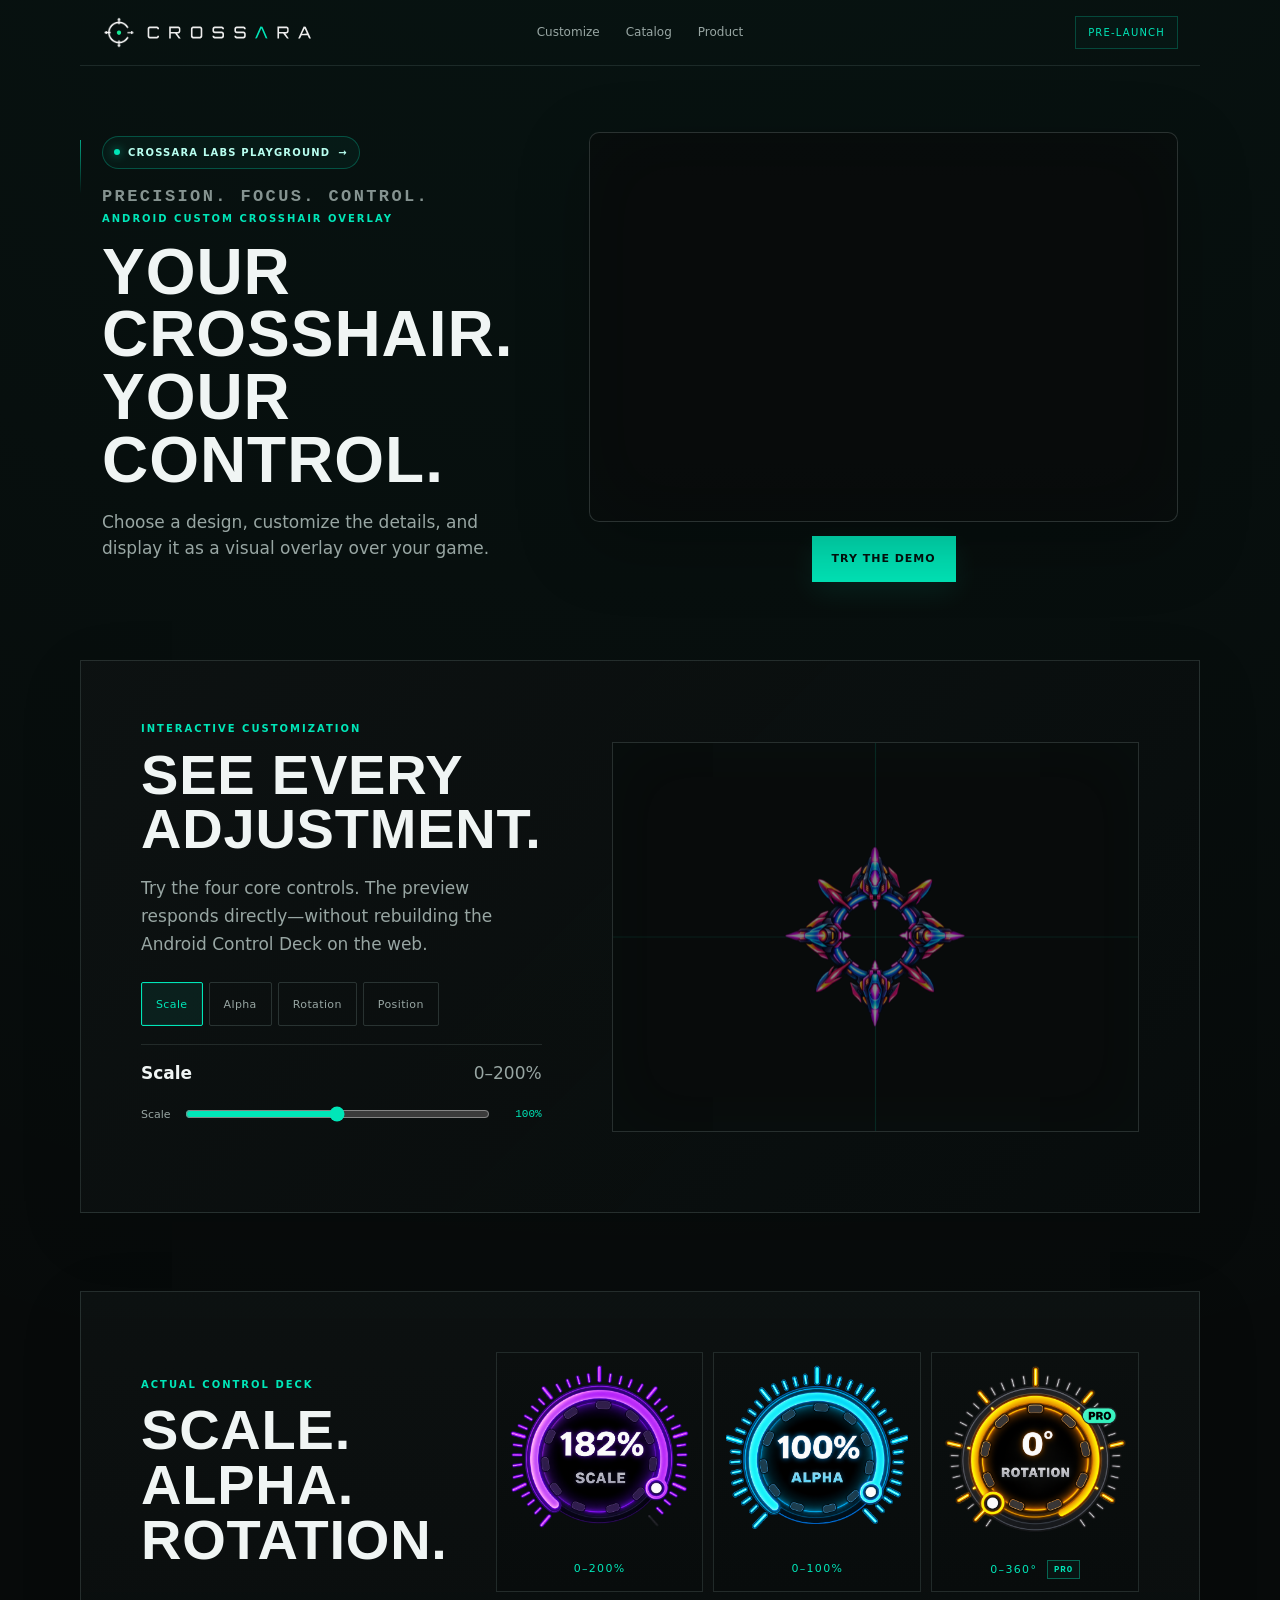
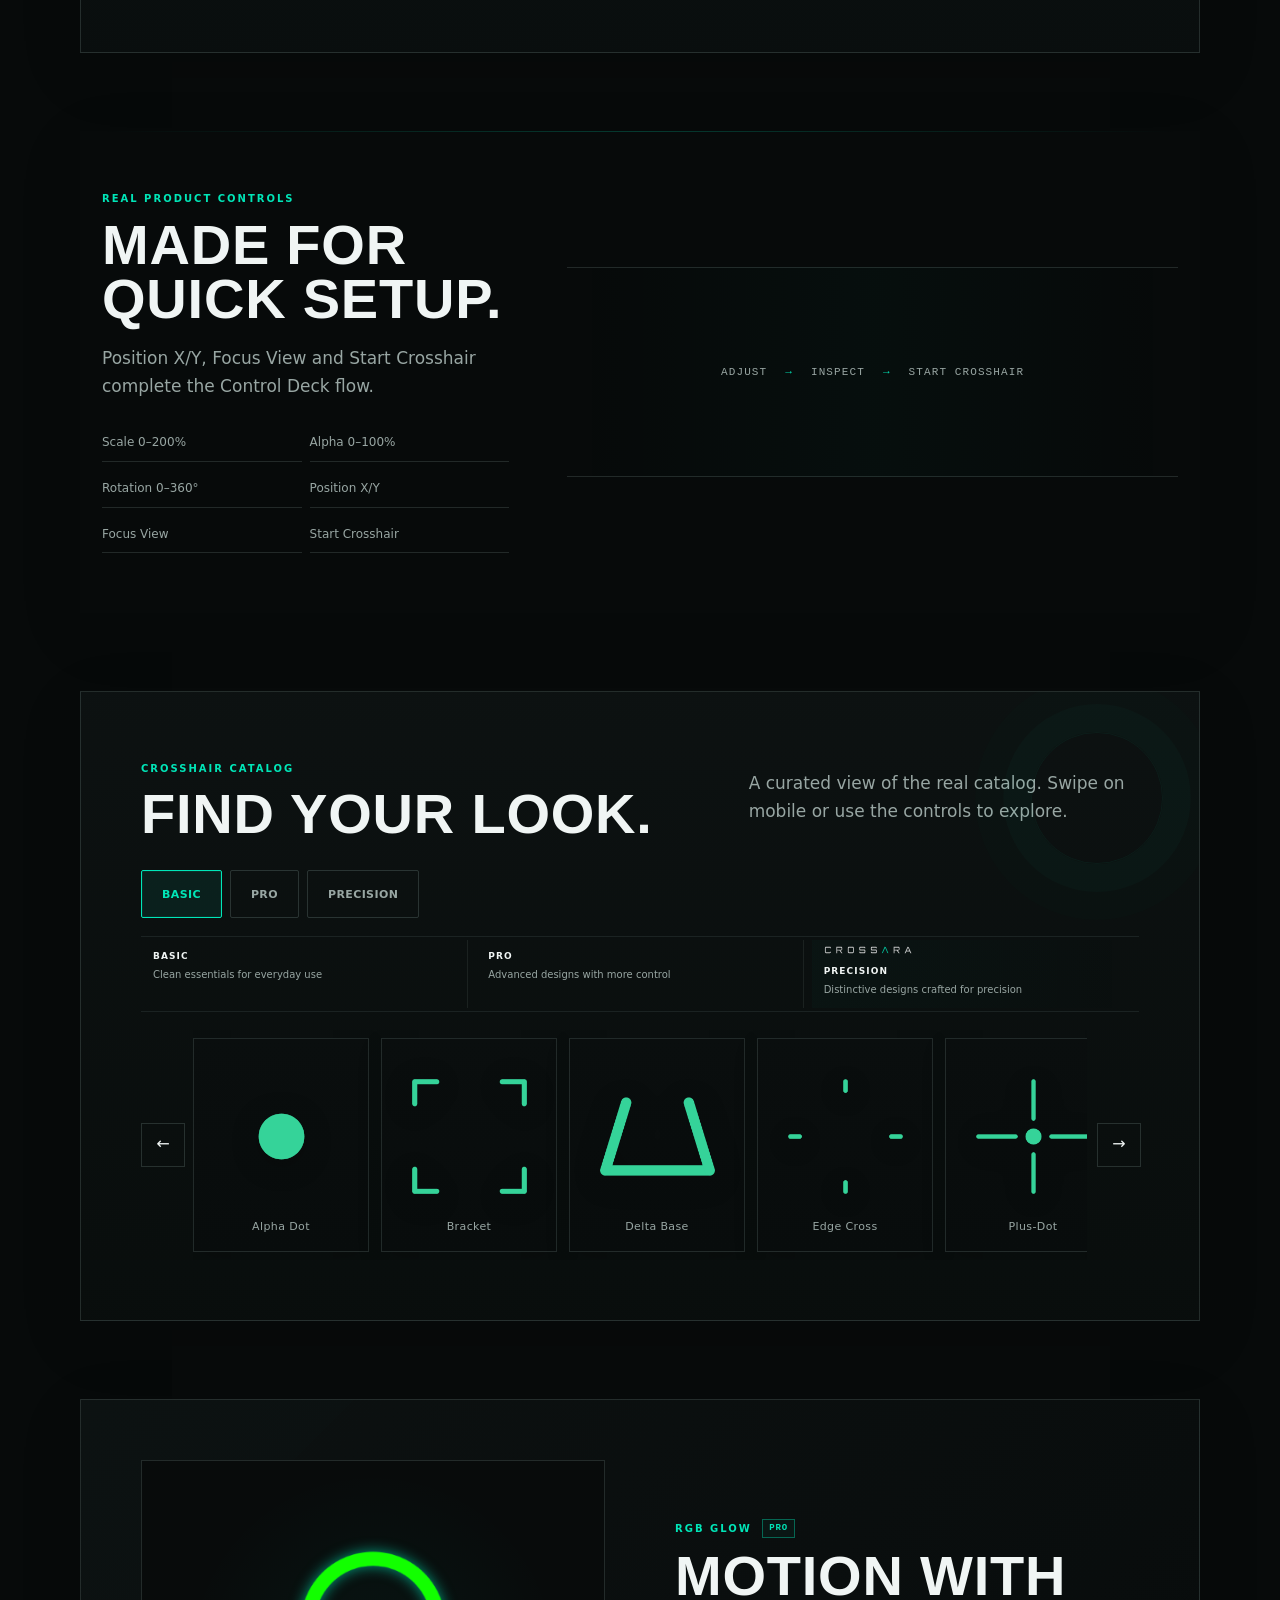
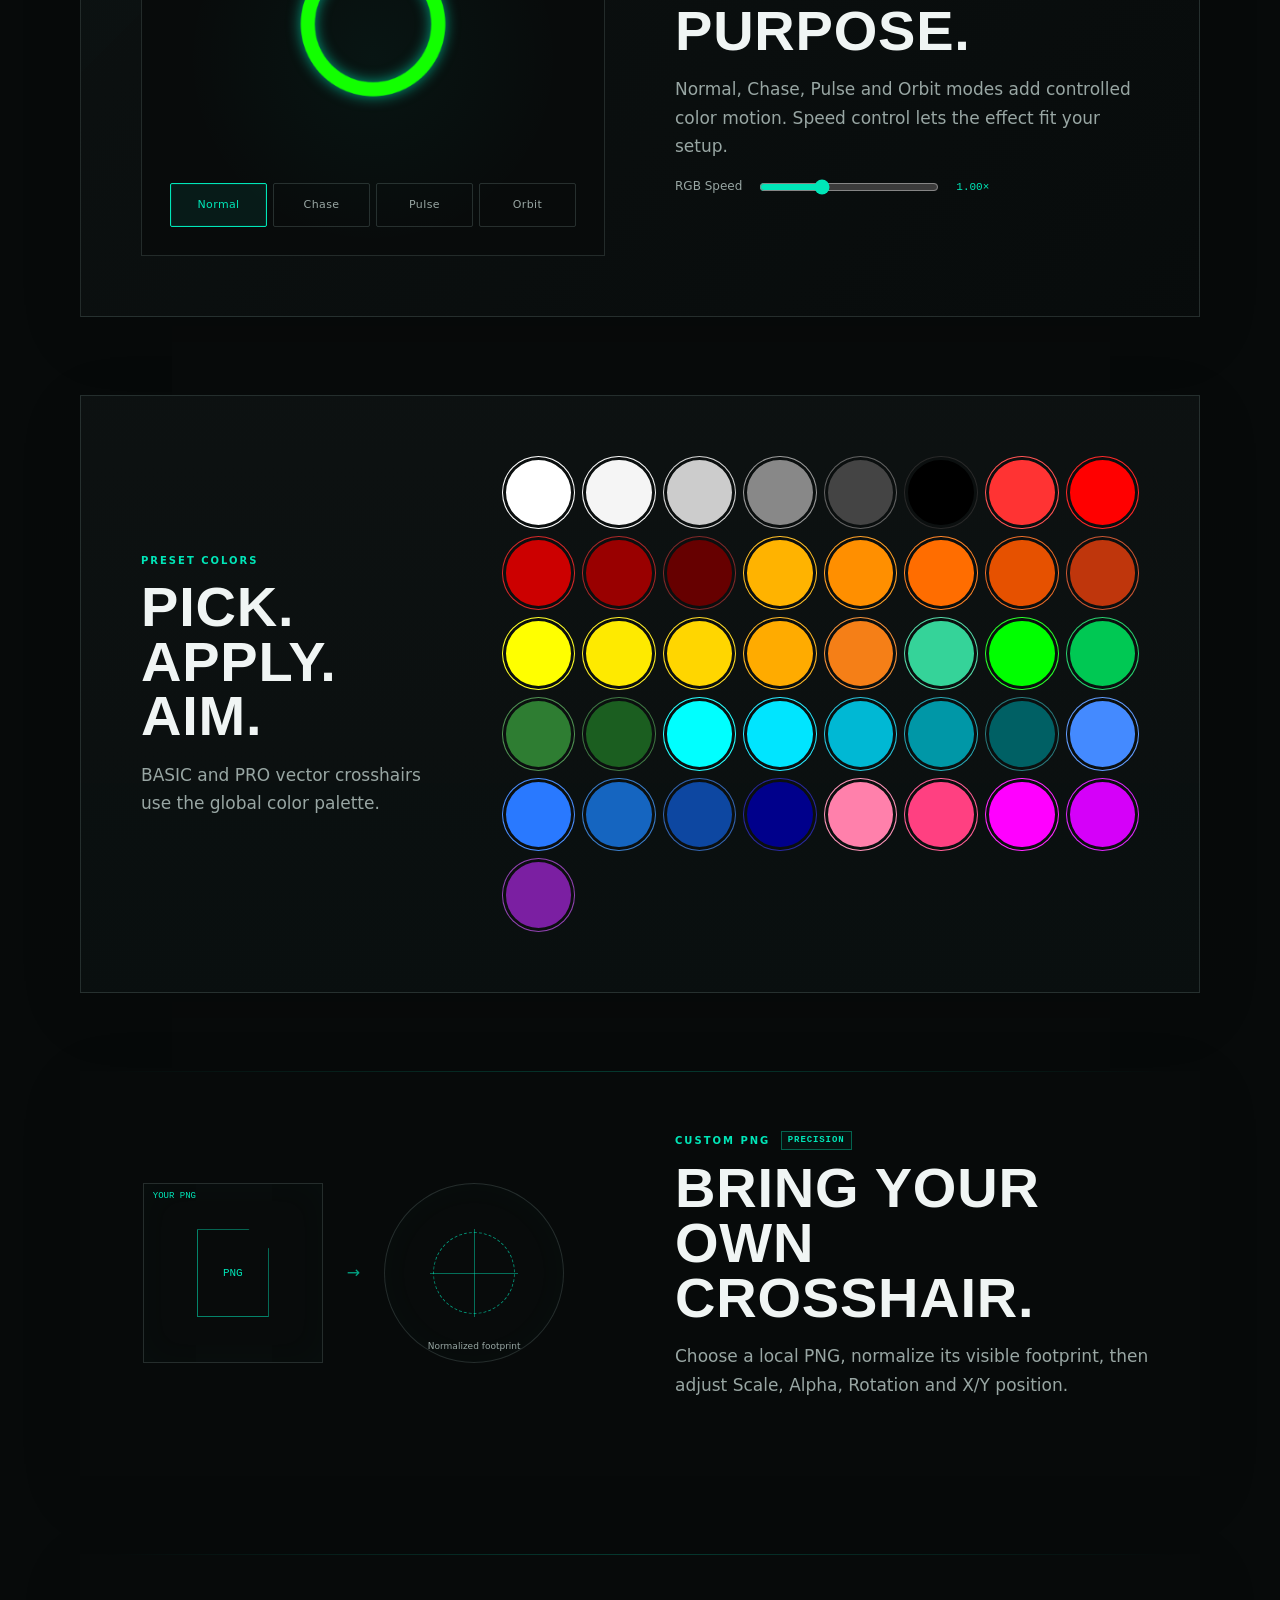
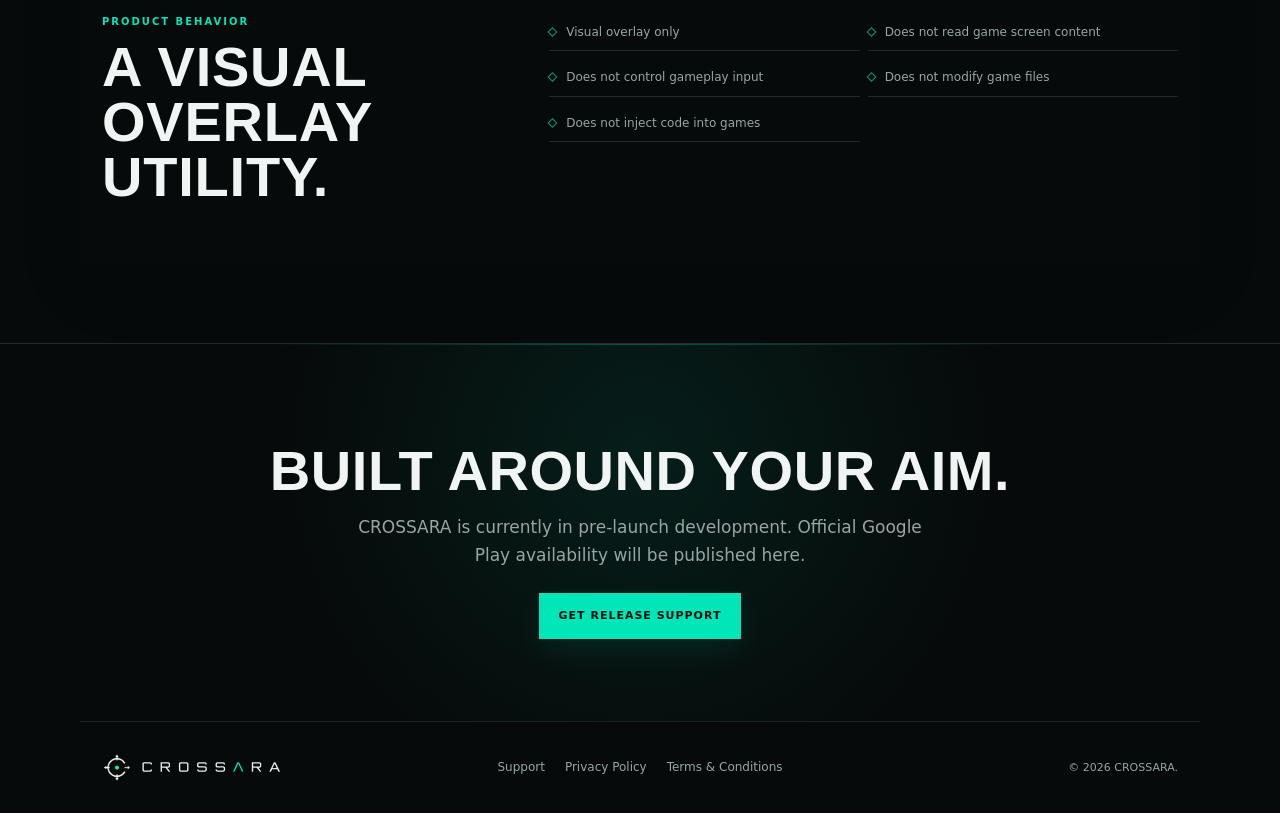
<file: index.html>
<!doctype html><html lang="en"><head><meta charset="utf-8"><meta name="viewport" content="width=device-width,initial-scale=1"><meta name="description" content="CROSSARA is an Android custom crosshair overlay with BASIC, PRO and PRECISION designs, visual customization, RGB Glow and Custom PNG support."><meta name="theme-color" content="#070a0a"><meta property="og:title" content="CROSSARA — Custom crosshair overlay for Android"><meta property="og:description" content="Choose a crosshair. Customize it. Display it as an Android visual overlay."><meta property="og:type" content="website"><meta property="og:url" content="https://crossara.app/"><meta property="og:image" content="https://crossara.app/assets/crossara-og-1200x630.png"><link rel="canonical" href="https://crossara.app/"><link rel="icon" href="assets/crossara-favicon.svg" type="image/svg+xml"><link rel="apple-touch-icon" href="assets/crossara-favicon-180.png"><link rel="stylesheet" href="assets/site.css"><link rel="stylesheet" href="assets/final-polish.css?v=20260825-3"><style>.tier-guide .precision-tier{position:relative;padding-top:25px}.tier-guide .precision-tier .precision-mini-wordmark{position:absolute;top:6px;left:12px;width:88px;height:auto;opacity:.72;filter:none}.hero-product .brand-fall{border-radius:20%;opacity:.9;filter:drop-shadow(0 0 10px rgba(0,230,184,.16))}.playground-entry{display:inline-flex;align-items:center;gap:8px;width:max-content;margin:0 0 18px;padding:8px 11px;border:1px solid rgba(0,230,184,.28);border-radius:999px;background:rgba(0,230,184,.045);color:#b8fff0;text-decoration:none;font-size:10px;font-weight:800;letter-spacing:.12em;text-transform:uppercase;transition:border-color .18s ease,background-color .18s ease,color .18s ease}.playground-entry:hover,.playground-entry:focus-visible{border-color:#00e6b8;background:rgba(0,230,184,.085);color:#fff}.playground-entry .playground-dot{width:6px;height:6px;border-radius:50%;background:#00e6b8;box-shadow:0 0 10px rgba(0,230,184,.7)}.f13{left:13%;--size:46px;--duration:30s;--delay:-16s}.f14{left:38%;--size:50px;--duration:27s;--delay:-8s}.f15{left:70%;--size:44px;--duration:32s;--delay:-21s}.f16{left:93%;--size:54px;--duration:29s;--delay:-12s}@media(max-width:600px){.tier-guide .precision-tier{padding-top:28px;align-items:baseline}.tier-guide .precision-tier .precision-mini-wordmark{top:6px;left:4px;width:82px}.playground-entry{margin-bottom:15px;padding:7px 10px;font-size:9px}.f13{left:12%;--size:38px}.f14{left:58%;--size:40px}.f15,.f16{display:none}}@media(prefers-reduced-motion:reduce){.f13{top:72%;left:12%}.f14{top:14%;left:53%}.f15{top:70%;left:67%}.f16{top:18%;left:90%}}</style><script>if(location.pathname==='/index.html'){history.replaceState(null,'','/'+location.search+location.hash)}</script><script src="assets/site.js?v=20260825-2" defer></script><title>CROSSARA — Android Custom Crosshair Overlay</title></head><body>
<a class="skip-link" href="#main">Skip to content</a><header class="site-header"><a class="brand" href="/" aria-label="CROSSARA home"><img class="app-icon" src="assets/crossara-app-icon-512.png" alt=""><img src="assets/crossara-navbar-wordmark.svg" alt="CROSSARA"></a><nav aria-label="Main navigation"><a href="#demo">Customize</a><a href="#catalog">Catalog</a><a href="#proof">Product</a></nav><a class="header-cta" href="#release">Pre-launch</a></header>
<main id="main"><section class="hero"><div class="hero-copy"><a class="playground-entry" href="playground.html"><span class="playground-dot" aria-hidden="true"></span><span>CROSSARA Labs Playground</span><span aria-hidden="true">→</span></a><p class="brand-saying">Precision. Focus. Control.</p><p class="eyebrow">Android custom crosshair overlay</p><h1>Your crosshair.<br>Your control.</h1><p>Choose a design, customize the details, and display it as a visual overlay over your game.</p></div><div class="hero-product"><div class="falling-stage motion-region" aria-label="A calm showcase of CROSSARA BASIC, PRO and PRECISION crosshairs"><img class="fall f1" src="assets/catalog/basic-alpha-dot.png" alt="Alpha Dot"><img class="fall f2" src="assets/catalog/pro-aero-chevron.png" alt="Aero-Chevron"><img class="fall precision-fall f3" src="assets/showcase/precision-astra-256.png" alt="Astra"><img class="fall f4" src="assets/catalog/basic-bracket.png" alt="Bracket"><img class="fall f5" src="assets/catalog/pro-chrome-ring.png" alt="Chrome Ring"><img class="fall f6" src="assets/catalog/basic-edge-cross.png" alt="Edge Cross"><img class="fall precision-fall f7" src="assets/showcase/precision-arcus-256.png" alt="Arcus"><img class="fall f8" src="assets/catalog/pro-compass.png" alt="Compass"><img class="fall f9" src="assets/catalog/basic-plus-dot.png" alt="Plus-Dot"><img class="fall f10" src="assets/catalog/pro-diamond-flux.png" alt="Diamond Flux"><img class="fall precision-fall f11" src="assets/showcase/precision-pulse-256.png" alt="Pulse"><img class="fall f12" src="assets/catalog/basic-reflex-ring.png" alt="Reflex Ring"><img class="fall brand-fall f13" src="assets/crossara-app-icon-512.png" alt="CROSSARA logo"><img class="fall f14" src="assets/catalog/basic-alpha-dot.png" alt=""><img class="fall f15" src="assets/catalog/pro-compass.png" alt=""><img class="fall precision-fall f16" src="assets/showcase/precision-astra-256.png" alt=""></div><a class="button hero-demo" href="#demo">Try the demo</a></div></section>

<section class="demo section" id="demo"><div class="section-copy"><p class="eyebrow">Interactive customization</p><h2>See every adjustment.</h2><p>Try the four core controls. The preview responds directly—without rebuilding the Android Control Deck on the web.</p><div class="demo-tabs" role="tablist" aria-label="Customization controls"><button class="active" data-demo="scale" role="tab" aria-selected="true">Scale</button><button data-demo="alpha" role="tab" aria-selected="false">Alpha</button><button data-demo="rotation" role="tab" aria-selected="false">Rotation</button><button data-demo="position" role="tab" aria-selected="false">Position</button></div><p class="demo-readout" aria-live="polite"><strong>Scale</strong><span class="demo-readout-actions"><span class="demo-readout-value">100%</span><button class="position-reset" type="button" hidden>RESET</button></span></p><div class="demo-controls"><label data-control="scale"><span>Scale</span><input type="range" min="0" max="200" value="100" aria-label="Crosshair scale"><output>100%</output></label><label data-control="alpha" hidden><span>Alpha</span><input type="range" min="0" max="100" value="50" aria-label="Crosshair alpha"><output>50%</output></label><label data-control="rotation" hidden><span>Rotation</span><input type="range" min="0" max="360" value="0" aria-label="Crosshair rotation"><output>0°</output></label><div class="position-controls" data-control="position" hidden aria-label="Crosshair position controls"><button data-move="up" aria-label="Move crosshair up">↑</button><button data-move="left" aria-label="Move crosshair left">←</button><button data-move="down" aria-label="Move crosshair down">↓</button><button data-move="right" aria-label="Move crosshair right">→</button></div></div></div><div class="demo-stage"><div class="demo-axis"></div><img id="demo-crosshair" src="assets/product/astra.png" alt="Astra crosshair customization preview"></div></section>

<section class="dial-showcase section" aria-labelledby="dial-title"><div><p class="eyebrow">Actual Control Deck</p><h2 id="dial-title">Scale. Alpha. Rotation.</h2></div><div class="proof-crops"><figure><img src="assets/product/control-scale.png" alt="CROSSARA Scale control" loading="lazy"><figcaption>0–200%</figcaption></figure><figure><img src="assets/product/control-alpha.png" alt="CROSSARA Alpha control" loading="lazy"><figcaption>0–100%</figcaption></figure><figure><img src="assets/product/control-rotation.png" alt="CROSSARA Rotation control" loading="lazy"><figcaption>0–360° <span class="tier-badge">PRO</span></figcaption></figure></div></section>

<section class="proof section" id="proof"><div class="proof-copy"><p class="eyebrow">Real product controls</p><h2>Made for quick setup.</h2><p>Position X/Y, Focus View and Start Crosshair complete the Control Deck flow.</p><ul><li>Scale 0–200%</li><li>Alpha 0–100%</li><li>Rotation 0–360°</li><li>Position X/Y</li><li>Focus View</li><li>Start Crosshair</li></ul></div><div class="setup-path" aria-label="Control Deck setup flow"><span>Adjust</span><i>→</i><span>Inspect</span><i>→</i><span>Start Crosshair</span></div></section>

<section class="catalog section" id="catalog"><div class="compact-head"><div><p class="eyebrow">Crosshair catalog</p><h2>Find your look.</h2></div><p>A curated view of the real catalog. Swipe on mobile or use the controls to explore.</p></div><div class="catalog-tabs" role="tablist" aria-label="Crosshair categories"><button class="active" data-family="basic" role="tab" aria-selected="true">BASIC</button><button data-family="pro" role="tab">PRO</button><button data-family="precision" role="tab">PRECISION</button></div><div class="tier-guide" aria-label="CROSSARA capability levels"><span><strong>BASIC</strong> Clean essentials for everyday use</span><span><strong>PRO</strong> Advanced designs with more control</span><span class="precision-tier"><img class="precision-mini-wordmark" src="assets/crossara-navbar-wordmark.svg" alt="" aria-hidden="true"><strong>PRECISION</strong> Distinctive designs crafted for precision</span></div><div class="gallery-shell"><button class="gallery-arrow prev" aria-label="Previous crosshair">←</button><div class="gallery" id="gallery" tabindex="0"></div><button class="gallery-arrow next" aria-label="Next crosshair">→</button></div></section>

<section class="rgb section"><div class="rgb-preview motion-region"><div class="rgb-orbit" data-mode="normal"><canvas class="rgb-canvas" width="192" height="192" role="img" aria-label="PRO Chrome Ring demonstrating RGB Normal mode"></canvas></div><div class="mode-list" aria-label="RGB Glow modes"><button class="active" data-rgb="normal">Normal</button><button data-rgb="chase">Chase</button><button data-rgb="pulse">Pulse</button><button data-rgb="orbit">Orbit</button></div></div><div class="section-copy"><p class="eyebrow">RGB Glow <span class="tier-badge">PRO</span></p><h2>Motion with purpose.</h2><p>Normal, Chase, Pulse and Orbit modes add controlled color motion. Speed control lets the effect fit your setup.</p><label class="speed">RGB Speed <input type="range" min="50" max="200" step="25" value="100" aria-label="RGB animation speed"><output>1.00×</output></label></div></section>

<section class="palette section"><div class="section-copy"><p class="eyebrow">Preset Colors</p><h2>Pick. Apply. Aim.</h2><p>BASIC and PRO vector crosshairs use the global color palette.</p></div><div class="palette-grid" aria-label="CROSSARA preset color palette"></div></section>

<section class="custom section"><div class="custom-visual"><div class="png-frame"><span>YOUR PNG</span><div class="png-file" aria-hidden="true">PNG</div></div><span class="transfer">→</span><div class="overlay-frame"><div class="footprint" aria-hidden="true"></div><span>Normalized footprint</span></div></div><div class="section-copy"><p class="eyebrow">Custom PNG <span class="tier-badge">PRECISION</span></p><h2>Bring your own crosshair.</h2><p>Choose a local PNG, normalize its visible footprint, then adjust Scale, Alpha, Rotation and X/Y position.</p></div></section>

<section class="trust section"><div><p class="eyebrow">Product behavior</p><h2>A visual overlay utility.</h2></div><ul><li>Visual overlay only</li><li>Does not read game screen content</li><li>Does not control gameplay input</li><li>Does not modify game files</li><li>Does not inject code into games</li></ul></section>
<section class="release" id="release"><h2>Built around your aim.</h2><p>CROSSARA is currently in pre-launch development. Official Google Play availability will be published here.</p><a class="button" href="support.html">Get release support</a></section></main>
<footer class="site-footer"><a class="footer-brand" href="/" aria-label="CROSSARA home"><img class="app-icon" src="assets/crossara-app-icon-512.png" alt=""><img src="assets/crossara-navbar-wordmark.svg" alt="CROSSARA"></a><div><a href="support.html">Support</a><a href="privacy.html">Privacy Policy</a><a href="terms.html">Terms &amp; Conditions</a></div><p>© 2026 CROSSARA.</p></footer></body></html>
</file>
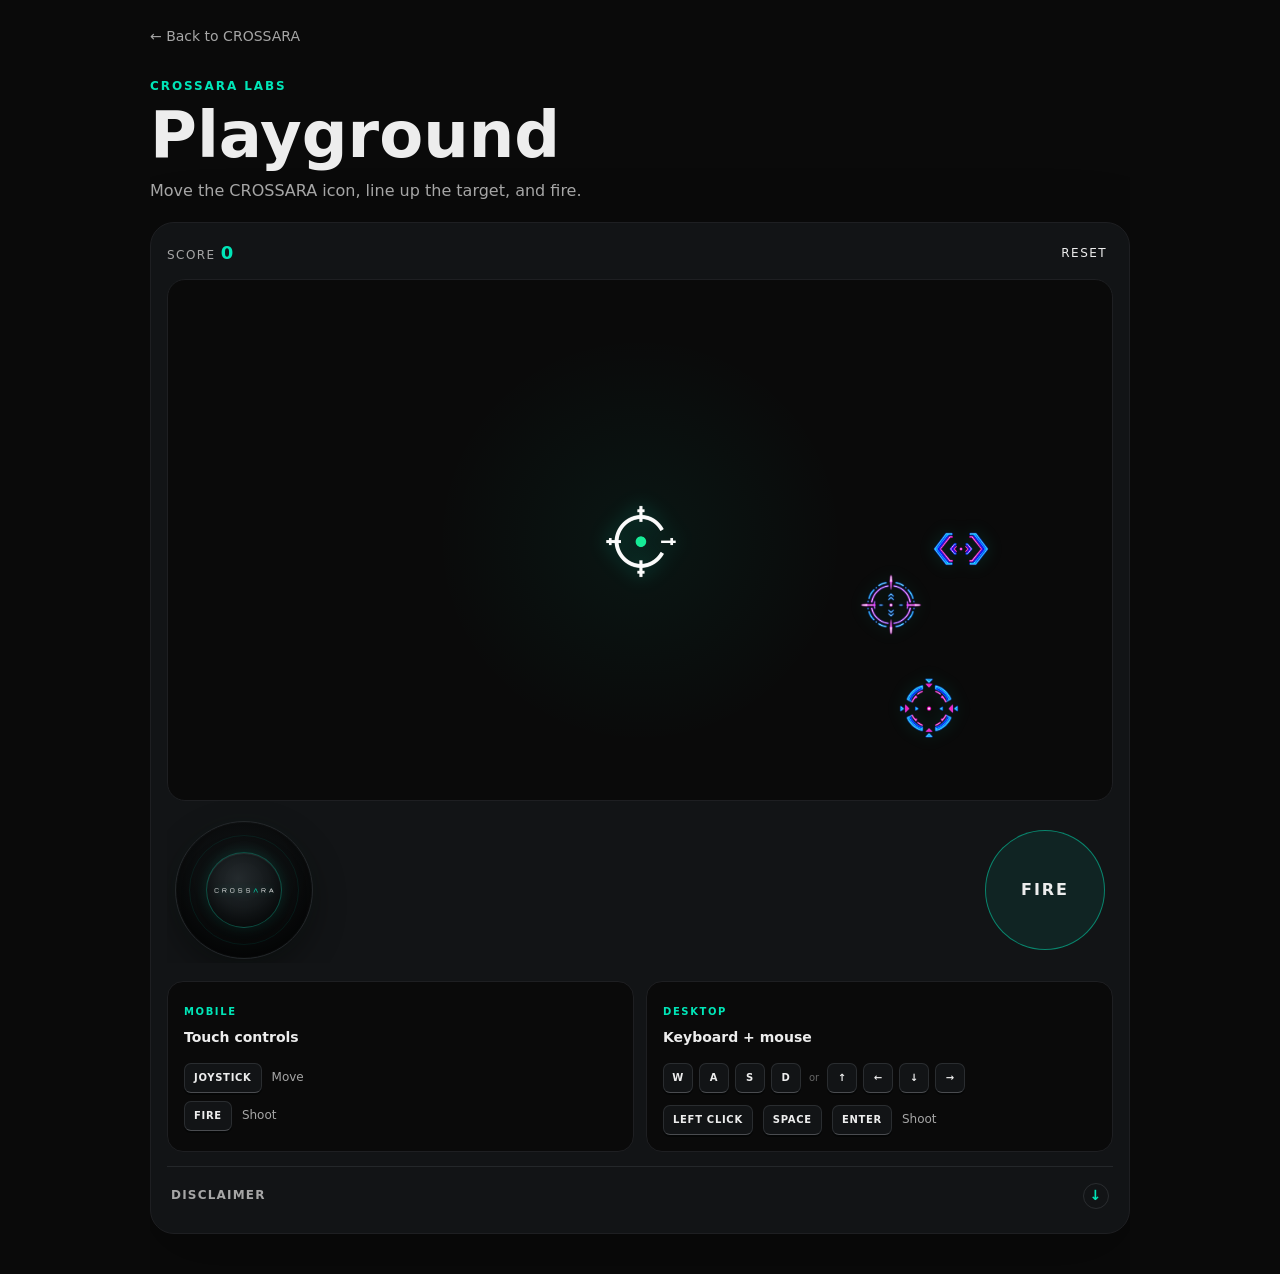
<file: playground.html>
<!doctype html>
<html lang="en">
<head>
  <meta charset="utf-8">
  <meta name="viewport" content="width=device-width,initial-scale=1">
  <title>CROSSARA Labs Playground</title>
  <link rel="stylesheet" href="assets/site.css">
  <link rel="stylesheet" href="assets/playground.css?v=20260825-5">
</head>
<body class="playground-page">
  <main class="playground-shell">
    <a class="playground-back" href="index.html" aria-label="Back to CROSSARA">← Back to CROSSARA</a>
    <header class="playground-header">
      <p class="playground-eyebrow">CROSSARA LABS</p>
      <h1>Playground</h1>
      <p>Move the CROSSARA icon, line up the target, and fire.</p>
    </header>
    <section class="playground-stage" aria-label="Interactive CROSSARA playground">
      <div class="playground-hud"><span>SCORE <strong id="playgroundScore">0</strong></span><button id="playgroundReset" type="button">RESET</button></div>
      <div class="playground-arena" id="playgroundArena" aria-label="Aim arena. On desktop, left click to fire.">
        <button class="playground-target" id="playgroundTarget" type="button" aria-label="Target"></button>
        <div class="playground-crosshair playground-logo-aim" id="playgroundCrosshair" aria-hidden="true"><img src="assets/crossara-app-icon-512.png" alt=""></div>
      </div>
      <div class="playground-controls">
        <div class="playground-stick" id="playgroundStick" aria-label="Virtual joystick"><div class="playground-stick-knob" id="playgroundStickKnob"><span class="playground-stick-brand"><img src="assets/crossara-navbar-wordmark.svg" alt="" draggable="false"></span></div></div>
        <button class="playground-fire" id="playgroundFire" type="button">FIRE</button>
      </div>
      <section class="playground-control-guide" aria-label="Playground controls">
        <div class="playground-guide-card"><span class="playground-guide-label">MOBILE</span><strong>Touch controls</strong><div class="playground-guide-row"><span class="control-chip">JOYSTICK</span><span>Move</span></div><div class="playground-guide-row"><span class="control-chip">FIRE</span><span>Shoot</span></div></div>
        <div class="playground-guide-card"><span class="playground-guide-label">DESKTOP</span><strong>Keyboard + mouse</strong><div class="playground-key-map" aria-label="Movement keys"><span class="keycap">W</span><span class="keycap">A</span><span class="keycap">S</span><span class="keycap">D</span><span class="guide-or">or</span><span class="keycap">↑</span><span class="keycap">←</span><span class="keycap">↓</span><span class="keycap">→</span></div><div class="playground-guide-row playground-guide-shoot"><span class="control-chip">LEFT CLICK</span><span class="control-chip">SPACE</span><span class="control-chip">ENTER</span><span>Shoot</span></div></div>
      </section>
      <details class="playground-disclaimer">
        <summary><span>Disclaimer</span><span class="playground-disclaimer-arrow" aria-hidden="true">↓</span></summary>
        <div class="playground-disclaimer-copy">
          <p>CROSSARA Labs Playground is just a small interactive extra we made for the website — something you can play around with while checking out CROSSARA and some of its crosshair designs.</p>
          <p>The Playground is separate from the CROSSARA Android app. The targets, score, movement, shooting controls and other game-like behaviour you see here are only part of this website experience. They are not meant to show or promise gameplay, controls, scoring, target behaviour or any other feature inside the actual app.</p>
          <p>Some CROSSARA crosshair artwork is used here simply to make the Playground feel familiar and to let visitors see different designs in a more playful way. The real app is a crosshair overlay utility, and its actual features, controls and behaviour should be understood from the app itself and the product information on this website.</p>
          <p>Your Playground score is temporary. We do not treat it as an account score or leaderboard result, and refreshing or reopening the page starts the Playground fresh again.</p>
        </div>
      </details>
    </section>
  </main>
  <script src="assets/playground.js?v=20260825-4"></script>
</body>
</html>
</file>
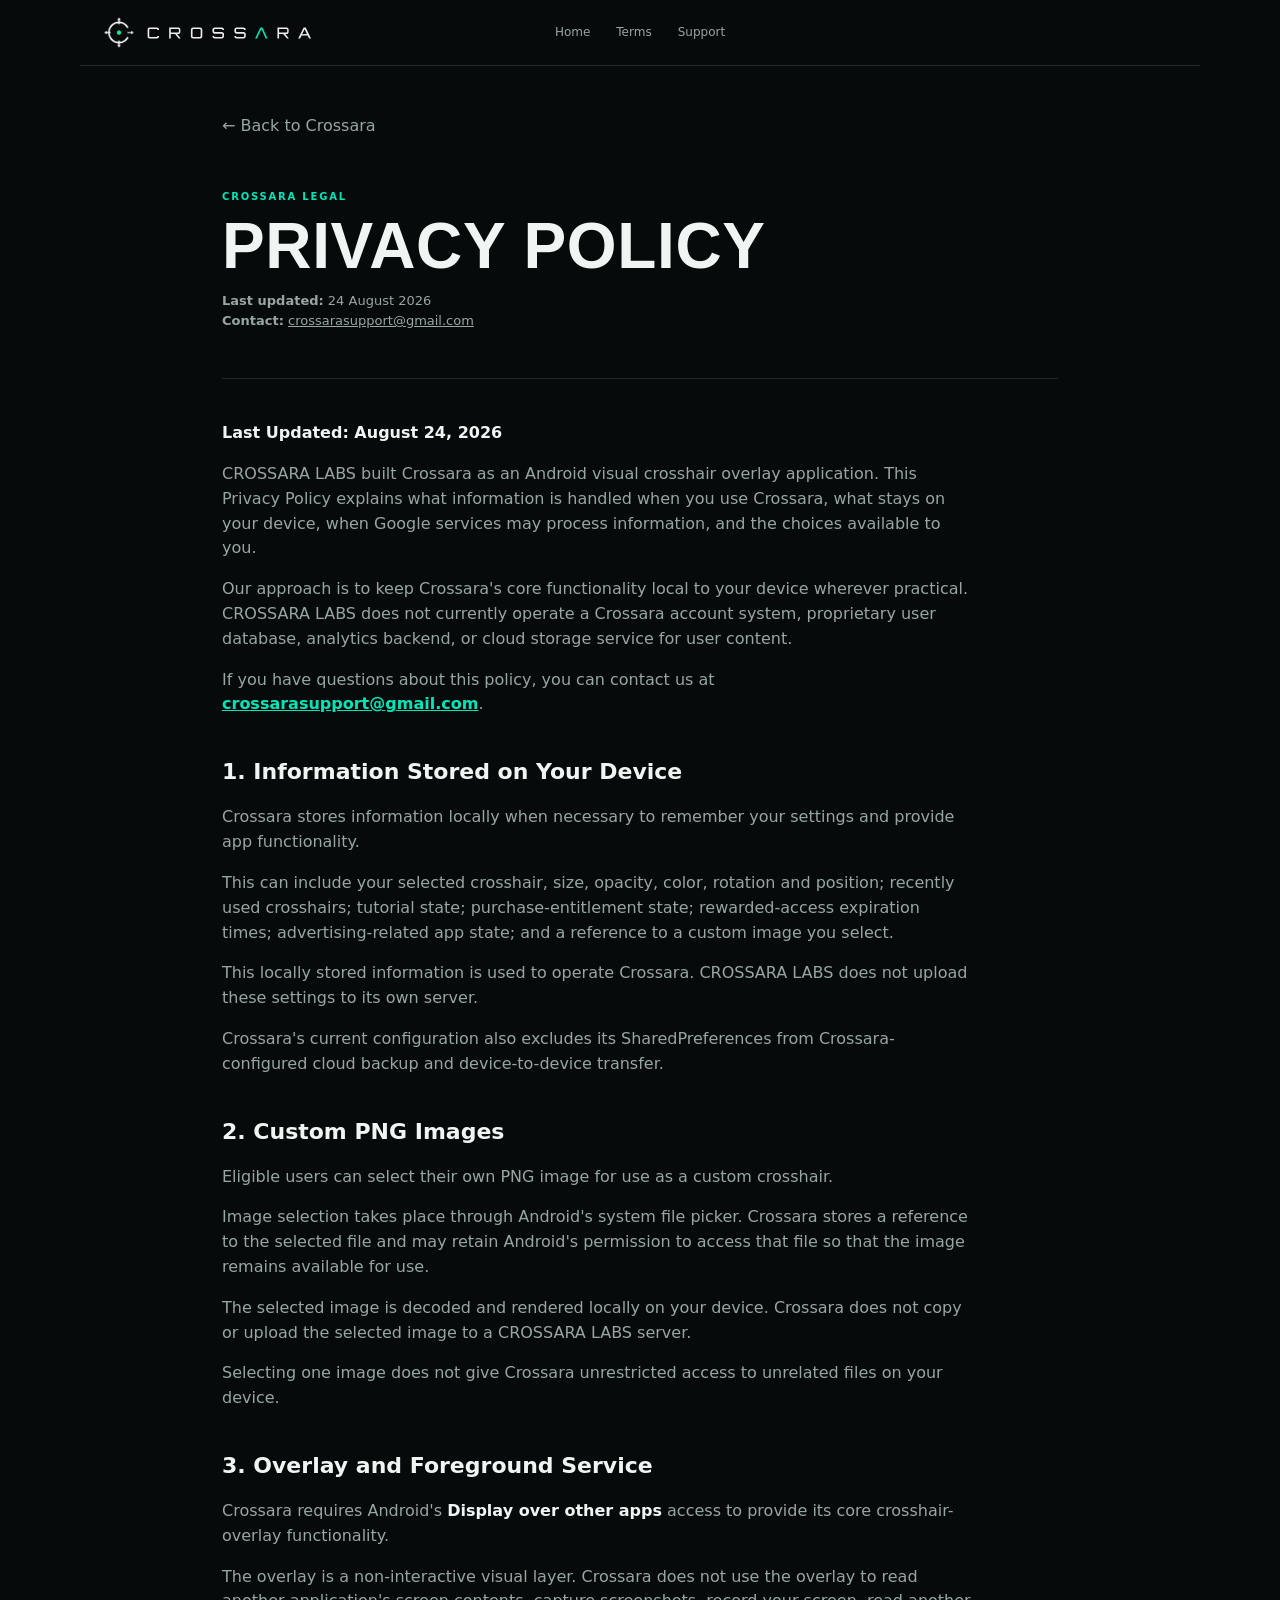
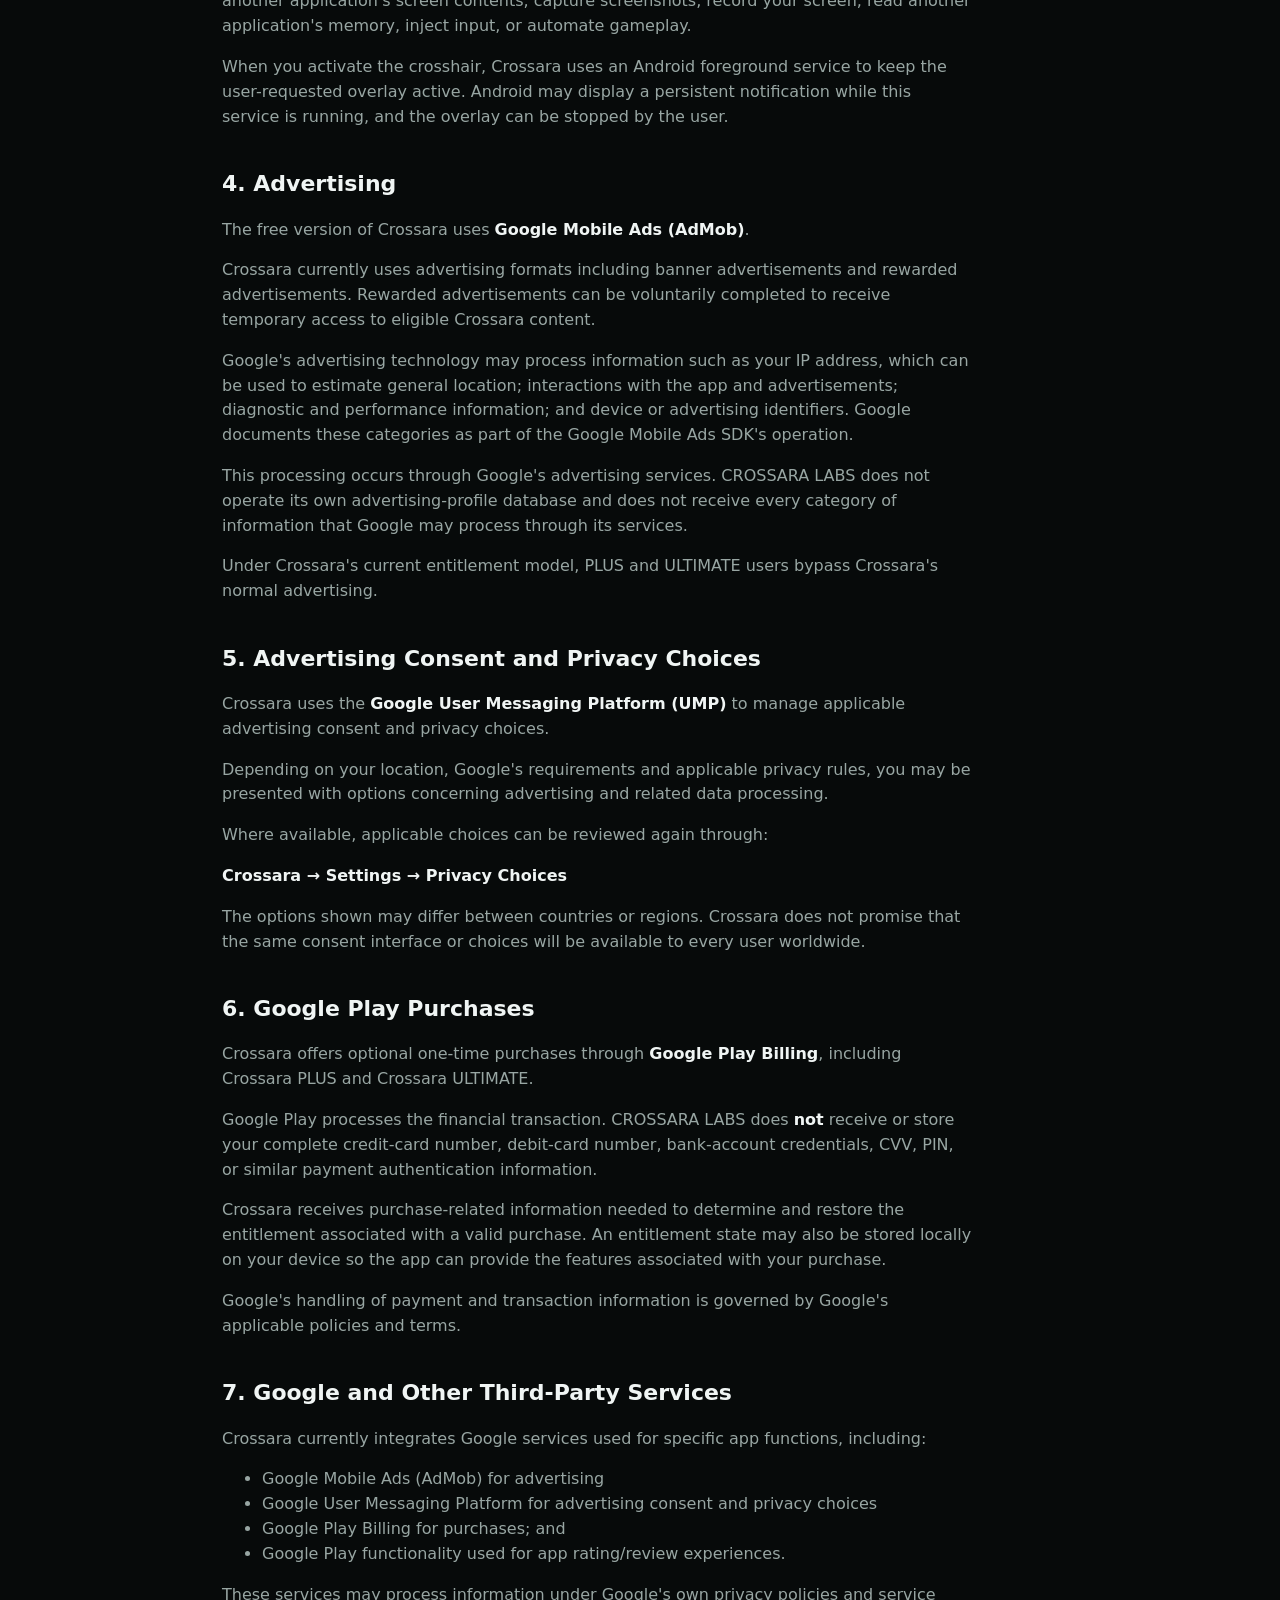
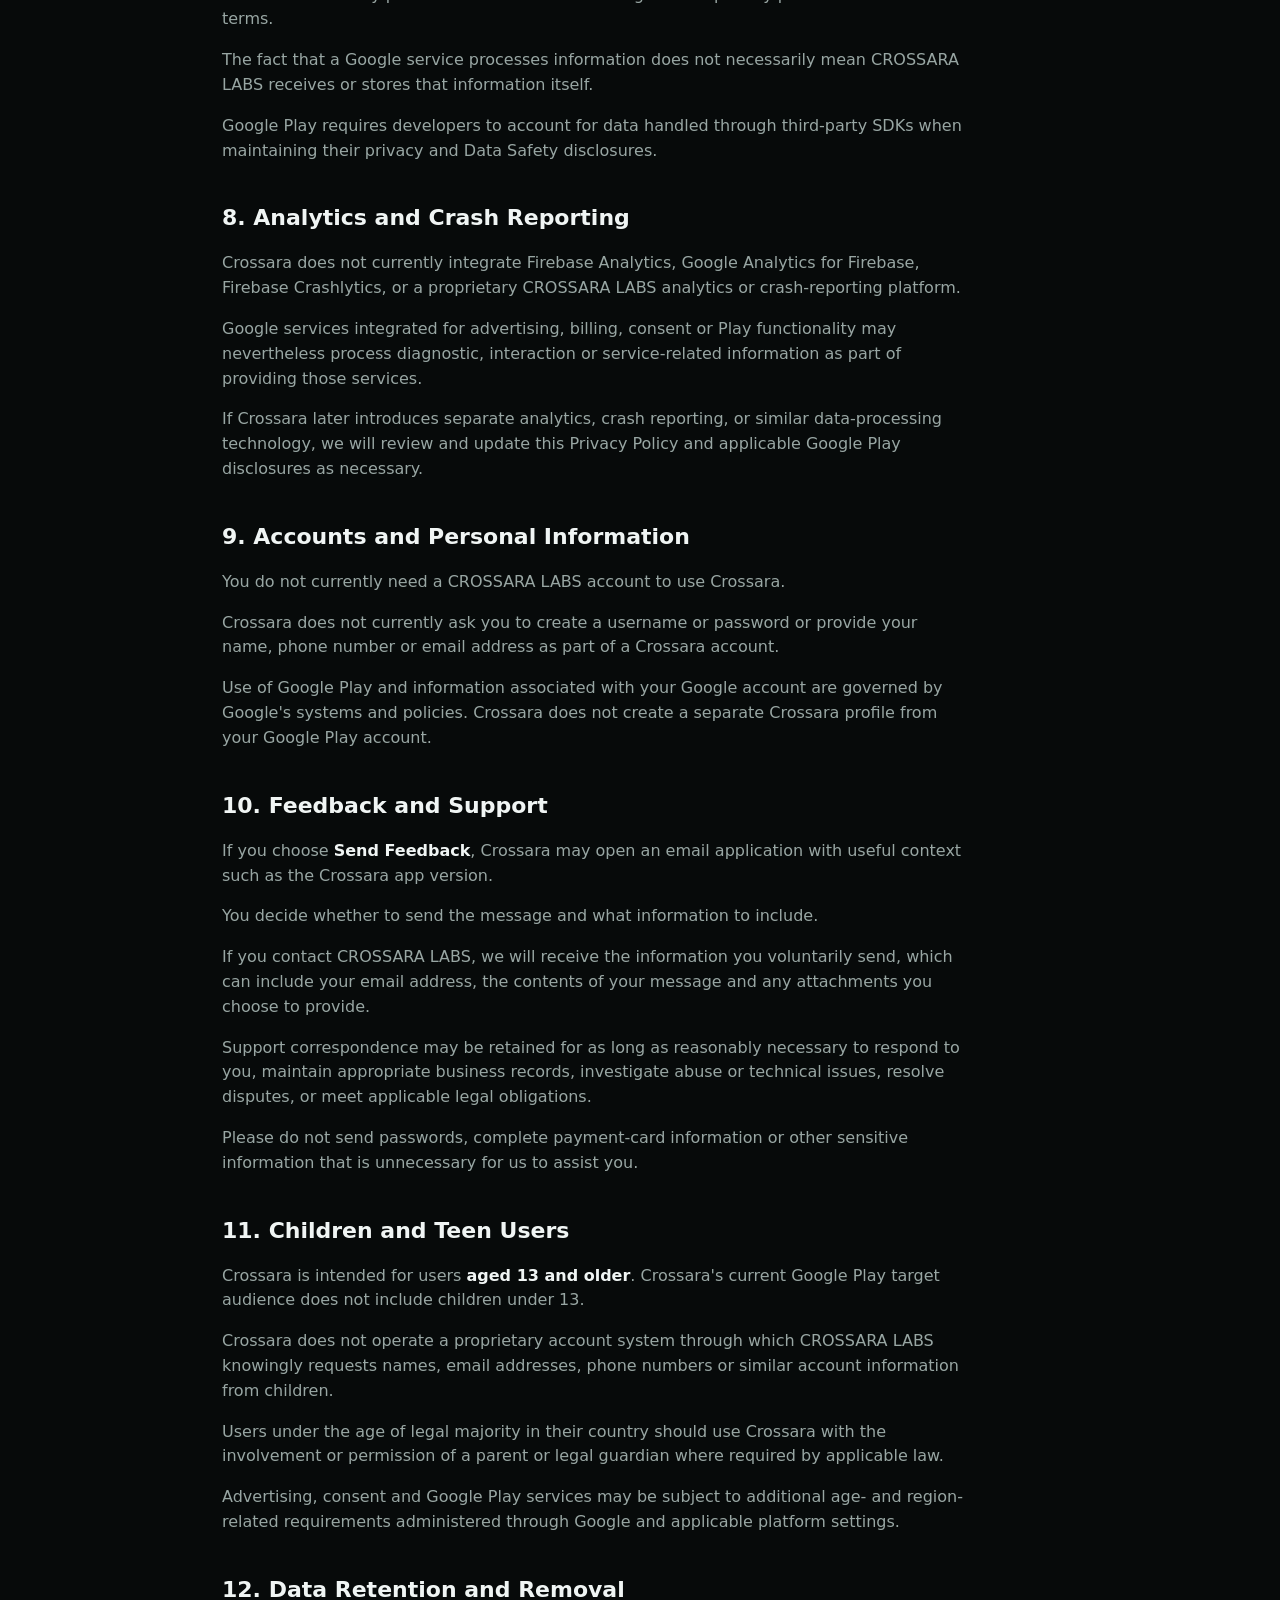
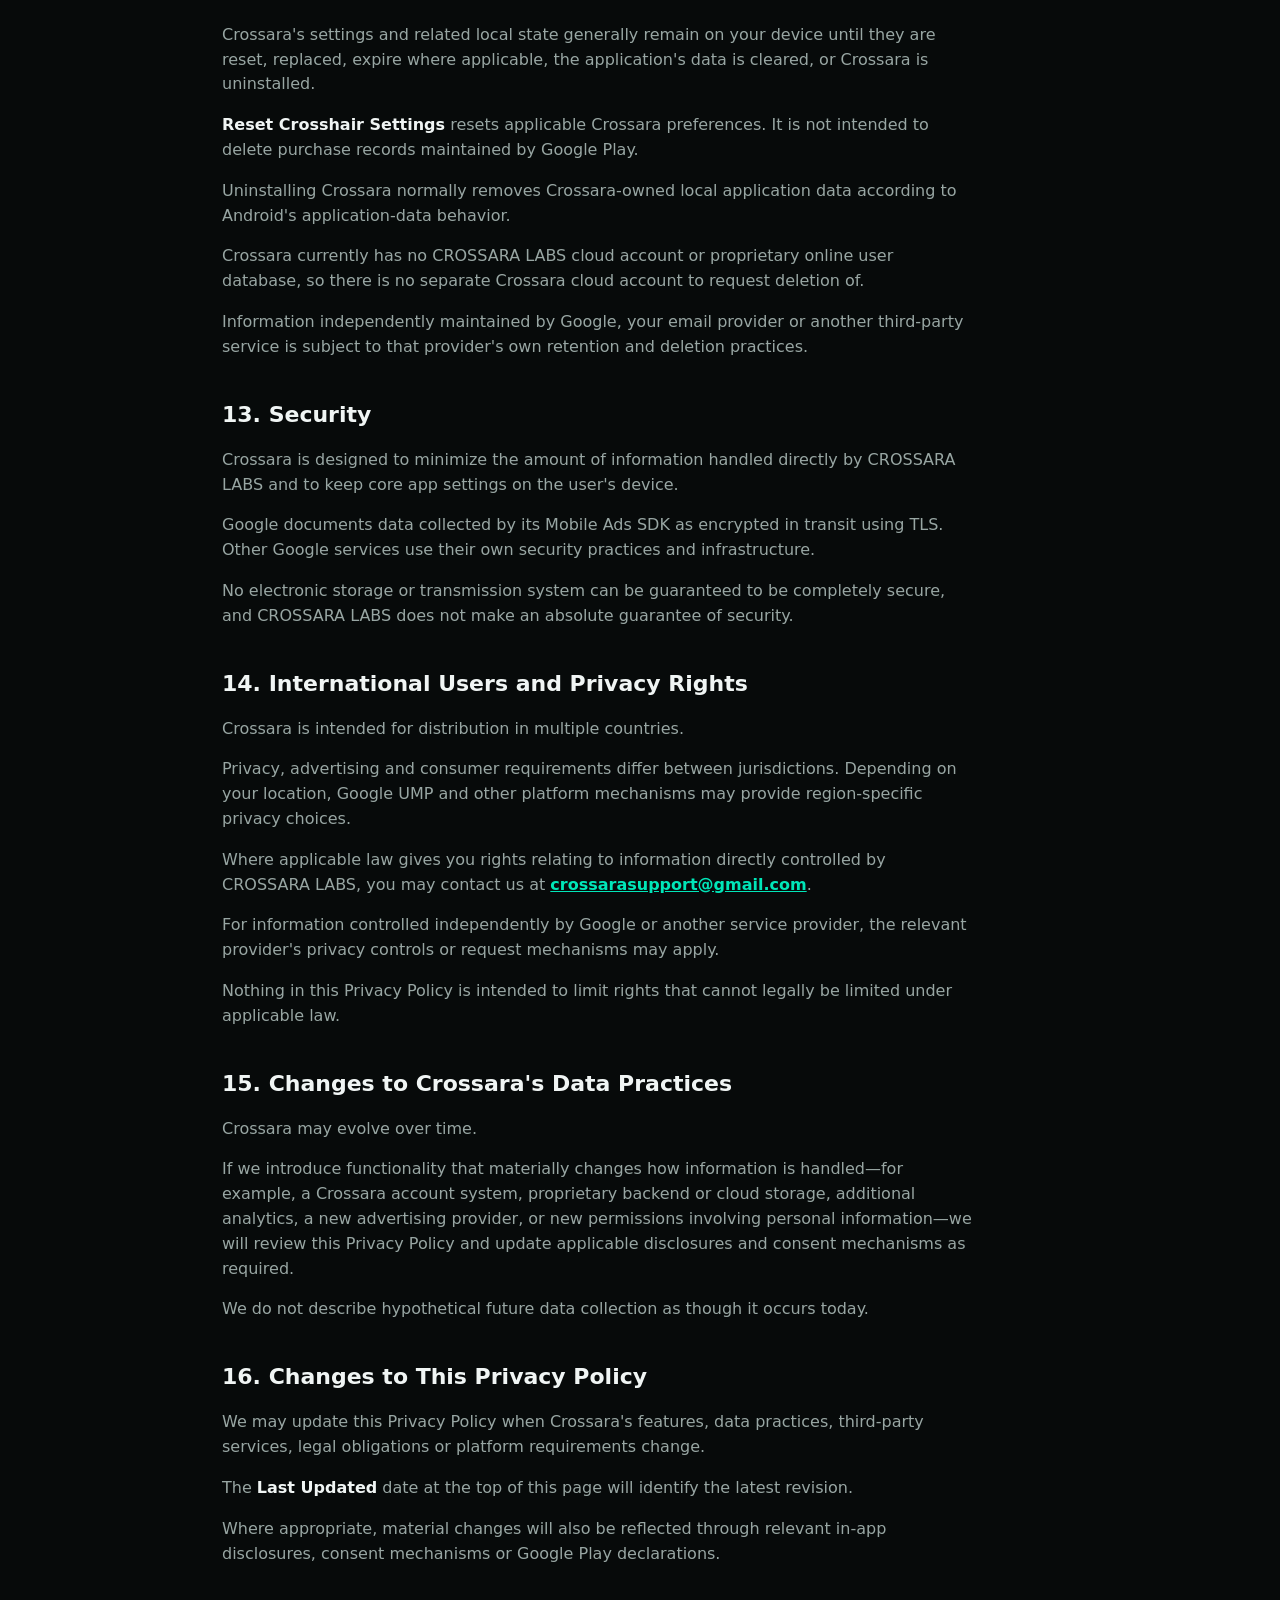
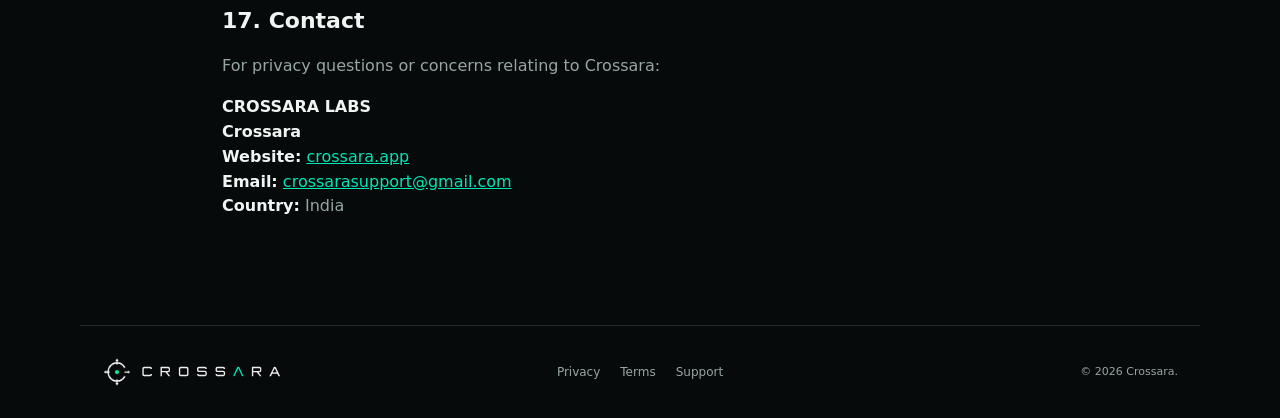
<file: privacy.html>
<!doctype html><html lang="en"><head><meta charset="utf-8"><meta name="viewport" content="width=device-width,initial-scale=1"><meta name="description" content="Privacy Policy for the Crossara Android application."><meta name="theme-color" content="#0A0A0A"><link rel="canonical" href="https://crossara.app/privacy.html"><link rel="icon" href="assets/crossara-favicon.svg" type="image/svg+xml"><link rel="stylesheet" href="assets/site.css"><style>@media(max-width:480px){.legal-hero h1{font-size:40px}}</style><title>Privacy Policy — Crossara</title></head><body>
<header class="site-header"><a class="brand" href="index.html" aria-label="CROSSARA home"><img class="app-icon" src="assets/crossara-app-icon-512.png" alt=""><img src="assets/crossara-navbar-wordmark.svg" alt="Crossara" width="188" height="28"></a><nav aria-label="Main navigation"><a href="index.html">Home</a><a href="terms.html">Terms</a><a href="support.html">Support</a></nav></header>
<main class="legal-shell"><a class="back-link" href="index.html">← Back to Crossara</a><header class="legal-hero"><div class="eyebrow">Crossara legal</div><h1>Privacy Policy</h1><p class="legal-meta"><strong>Last updated:</strong> 24 August 2026<br><strong>Contact:</strong> <a href="mailto:crossarasupport@gmail.com">crossarasupport@gmail.com</a></p></header><div class="legal-content">
    <p><strong>Last Updated: August 24, 2026</strong></p>
    <p>CROSSARA LABS built Crossara as an Android visual crosshair overlay application. This Privacy Policy explains what information is handled when you use Crossara, what stays on your device, when Google services may process information, and the choices available to you.</p>
    <p>Our approach is to keep Crossara&#39;s core functionality local to your device wherever practical. CROSSARA LABS does not currently operate a Crossara account system, proprietary user database, analytics backend, or cloud storage service for user content.</p>
    <p>If you have questions about this policy, you can contact us at <strong><a href="mailto:crossarasupport@gmail.com">crossarasupport@gmail.com</a></strong>.</p>
    <h2>1. Information Stored on Your Device</h2>
    <p>Crossara stores information locally when necessary to remember your settings and provide app functionality.</p>
    <p>This can include your selected crosshair, size, opacity, color, rotation and position; recently used crosshairs; tutorial state; purchase-entitlement state; rewarded-access expiration times; advertising-related app state; and a reference to a custom image you select.</p>
    <p>This locally stored information is used to operate Crossara. CROSSARA LABS does not upload these settings to its own server.</p>
    <p>Crossara&#39;s current configuration also excludes its SharedPreferences from Crossara-configured cloud backup and device-to-device transfer.</p>
    <h2>2. Custom PNG Images</h2>
    <p>Eligible users can select their own PNG image for use as a custom crosshair.</p>
    <p>Image selection takes place through Android&#39;s system file picker. Crossara stores a reference to the selected file and may retain Android&#39;s permission to access that file so that the image remains available for use.</p>
    <p>The selected image is decoded and rendered locally on your device. Crossara does not copy or upload the selected image to a CROSSARA LABS server.</p>
    <p>Selecting one image does not give Crossara unrestricted access to unrelated files on your device.</p>
    <h2>3. Overlay and Foreground Service</h2>
    <p>Crossara requires Android&#39;s <strong>Display over other apps</strong> access to provide its core crosshair-overlay functionality.</p>
    <p>The overlay is a non-interactive visual layer. Crossara does not use the overlay to read another application&#39;s screen contents, capture screenshots, record your screen, read another application&#39;s memory, inject input, or automate gameplay.</p>
    <p>When you activate the crosshair, Crossara uses an Android foreground service to keep the user-requested overlay active. Android may display a persistent notification while this service is running, and the overlay can be stopped by the user.</p>
    <h2>4. Advertising</h2>
    <p>The free version of Crossara uses <strong>Google Mobile Ads (AdMob)</strong>.</p>
    <p>Crossara currently uses advertising formats including banner advertisements and rewarded advertisements. Rewarded advertisements can be voluntarily completed to receive temporary access to eligible Crossara content.</p>
    <p>Google&#39;s advertising technology may process information such as your IP address, which can be used to estimate general location; interactions with the app and advertisements; diagnostic and performance information; and device or advertising identifiers. Google documents these categories as part of the Google Mobile Ads SDK&#39;s operation.</p>
    <p>This processing occurs through Google&#39;s advertising services. CROSSARA LABS does not operate its own advertising-profile database and does not receive every category of information that Google may process through its services.</p>
    <p>Under Crossara&#39;s current entitlement model, PLUS and ULTIMATE users bypass Crossara&#39;s normal advertising.</p>
    <h2>5. Advertising Consent and Privacy Choices</h2>
    <p>Crossara uses the <strong>Google User Messaging Platform (UMP)</strong> to manage applicable advertising consent and privacy choices.</p>
    <p>Depending on your location, Google&#39;s requirements and applicable privacy rules, you may be presented with options concerning advertising and related data processing.</p>
    <p>Where available, applicable choices can be reviewed again through:</p>
    <p><strong>Crossara → Settings → Privacy Choices</strong></p>
    <p>The options shown may differ between countries or regions. Crossara does not promise that the same consent interface or choices will be available to every user worldwide.</p>
    <h2>6. Google Play Purchases</h2>
    <p>Crossara offers optional one-time purchases through <strong>Google Play Billing</strong>, including Crossara PLUS and Crossara ULTIMATE.</p>
    <p>Google Play processes the financial transaction. CROSSARA LABS does <strong>not</strong> receive or store your complete credit-card number, debit-card number, bank-account credentials, CVV, PIN, or similar payment authentication information.</p>
    <p>Crossara receives purchase-related information needed to determine and restore the entitlement associated with a valid purchase. An entitlement state may also be stored locally on your device so the app can provide the features associated with your purchase.</p>
    <p>Google&#39;s handling of payment and transaction information is governed by Google&#39;s applicable policies and terms.</p>
    <h2>7. Google and Other Third-Party Services</h2>
    <p>Crossara currently integrates Google services used for specific app functions, including:</p>
    <ul>
      <li>Google Mobile Ads (AdMob) for advertising</li>
      <li>Google User Messaging Platform for advertising consent and privacy choices</li>
      <li>Google Play Billing for purchases; and</li>
      <li>Google Play functionality used for app rating/review experiences.</li>
    </ul>
    <p>These services may process information under Google&#39;s own privacy policies and service terms.</p>
    <p>The fact that a Google service processes information does not necessarily mean CROSSARA LABS receives or stores that information itself.</p>
    <p>Google Play requires developers to account for data handled through third-party SDKs when maintaining their privacy and Data Safety disclosures.</p>
    <h2>8. Analytics and Crash Reporting</h2>
    <p>Crossara does not currently integrate Firebase Analytics, Google Analytics for Firebase, Firebase Crashlytics, or a proprietary CROSSARA LABS analytics or crash-reporting platform.</p>
    <p>Google services integrated for advertising, billing, consent or Play functionality may nevertheless process diagnostic, interaction or service-related information as part of providing those services.</p>
    <p>If Crossara later introduces separate analytics, crash reporting, or similar data-processing technology, we will review and update this Privacy Policy and applicable Google Play disclosures as necessary.</p>
    <h2>9. Accounts and Personal Information</h2>
    <p>You do not currently need a CROSSARA LABS account to use Crossara.</p>
    <p>Crossara does not currently ask you to create a username or password or provide your name, phone number or email address as part of a Crossara account.</p>
    <p>Use of Google Play and information associated with your Google account are governed by Google&#39;s systems and policies. Crossara does not create a separate Crossara profile from your Google Play account.</p>
    <h2>10. Feedback and Support</h2>
    <p>If you choose <strong>Send Feedback</strong>, Crossara may open an email application with useful context such as the Crossara app version.</p>
    <p>You decide whether to send the message and what information to include.</p>
    <p>If you contact CROSSARA LABS, we will receive the information you voluntarily send, which can include your email address, the contents of your message and any attachments you choose to provide.</p>
    <p>Support correspondence may be retained for as long as reasonably necessary to respond to you, maintain appropriate business records, investigate abuse or technical issues, resolve disputes, or meet applicable legal obligations.</p>
    <p>Please do not send passwords, complete payment-card information or other sensitive information that is unnecessary for us to assist you.</p>
    <h2>11. Children and Teen Users</h2>
    <p>Crossara is intended for users <strong>aged 13 and older</strong>. Crossara&#39;s current Google Play target audience does not include children under 13.</p>
    <p>Crossara does not operate a proprietary account system through which CROSSARA LABS knowingly requests names, email addresses, phone numbers or similar account information from children.</p>
    <p>Users under the age of legal majority in their country should use Crossara with the involvement or permission of a parent or legal guardian where required by applicable law.</p>
    <p>Advertising, consent and Google Play services may be subject to additional age- and region-related requirements administered through Google and applicable platform settings.</p>
    <h2>12. Data Retention and Removal</h2>
    <p>Crossara&#39;s settings and related local state generally remain on your device until they are reset, replaced, expire where applicable, the application&#39;s data is cleared, or Crossara is uninstalled.</p>
    <p><strong>Reset Crosshair Settings</strong> resets applicable Crossara preferences. It is not intended to delete purchase records maintained by Google Play.</p>
    <p>Uninstalling Crossara normally removes Crossara-owned local application data according to Android&#39;s application-data behavior.</p>
    <p>Crossara currently has no CROSSARA LABS cloud account or proprietary online user database, so there is no separate Crossara cloud account to request deletion of.</p>
    <p>Information independently maintained by Google, your email provider or another third-party service is subject to that provider&#39;s own retention and deletion practices.</p>
    <h2>13. Security</h2>
    <p>Crossara is designed to minimize the amount of information handled directly by CROSSARA LABS and to keep core app settings on the user&#39;s device.</p>
    <p>Google documents data collected by its Mobile Ads SDK as encrypted in transit using TLS. Other Google services use their own security practices and infrastructure.</p>
    <p>No electronic storage or transmission system can be guaranteed to be completely secure, and CROSSARA LABS does not make an absolute guarantee of security.</p>
    <h2>14. International Users and Privacy Rights</h2>
    <p>Crossara is intended for distribution in multiple countries.</p>
    <p>Privacy, advertising and consumer requirements differ between jurisdictions. Depending on your location, Google UMP and other platform mechanisms may provide region-specific privacy choices.</p>
    <p>Where applicable law gives you rights relating to information directly controlled by CROSSARA LABS, you may contact us at <strong><a href="mailto:crossarasupport@gmail.com">crossarasupport@gmail.com</a></strong>.</p>
    <p>For information controlled independently by Google or another service provider, the relevant provider&#39;s privacy controls or request mechanisms may apply.</p>
    <p>Nothing in this Privacy Policy is intended to limit rights that cannot legally be limited under applicable law.</p>
    <h2>15. Changes to Crossara&#39;s Data Practices</h2>
    <p>Crossara may evolve over time.</p>
    <p>If we introduce functionality that materially changes how information is handled—for example, a Crossara account system, proprietary backend or cloud storage, additional analytics, a new advertising provider, or new permissions involving personal information—we will review this Privacy Policy and update applicable disclosures and consent mechanisms as required.</p>
    <p>We do not describe hypothetical future data collection as though it occurs today.</p>
    <h2>16. Changes to This Privacy Policy</h2>
    <p>We may update this Privacy Policy when Crossara&#39;s features, data practices, third-party services, legal obligations or platform requirements change.</p>
    <p>The <strong>Last Updated</strong> date at the top of this page will identify the latest revision.</p>
    <p>Where appropriate, material changes will also be reflected through relevant in-app disclosures, consent mechanisms or Google Play declarations.</p>
    <h2>17. Contact</h2>
    <p>For privacy questions or concerns relating to Crossara:</p>
    <p><strong>CROSSARA LABS</strong><br><strong>Crossara</strong><br><strong>Website:</strong> <a href="https://crossara.app/">crossara.app</a><br><strong>Email:</strong> <a href="mailto:crossarasupport@gmail.com">crossarasupport@gmail.com</a><br><strong>Country:</strong> India</p>
</div></main><footer class="site-footer"><a class="footer-brand" href="index.html" aria-label="CROSSARA home"><img class="app-icon" src="assets/crossara-app-icon-512.png" alt=""><img src="assets/crossara-navbar-wordmark.svg" alt="Crossara" width="154" height="23"></a><div class="footer-links"><a href="privacy.html">Privacy</a><a href="terms.html">Terms</a><a href="support.html">Support</a></div><p>© 2026 Crossara.</p></footer></body></html>
</file>
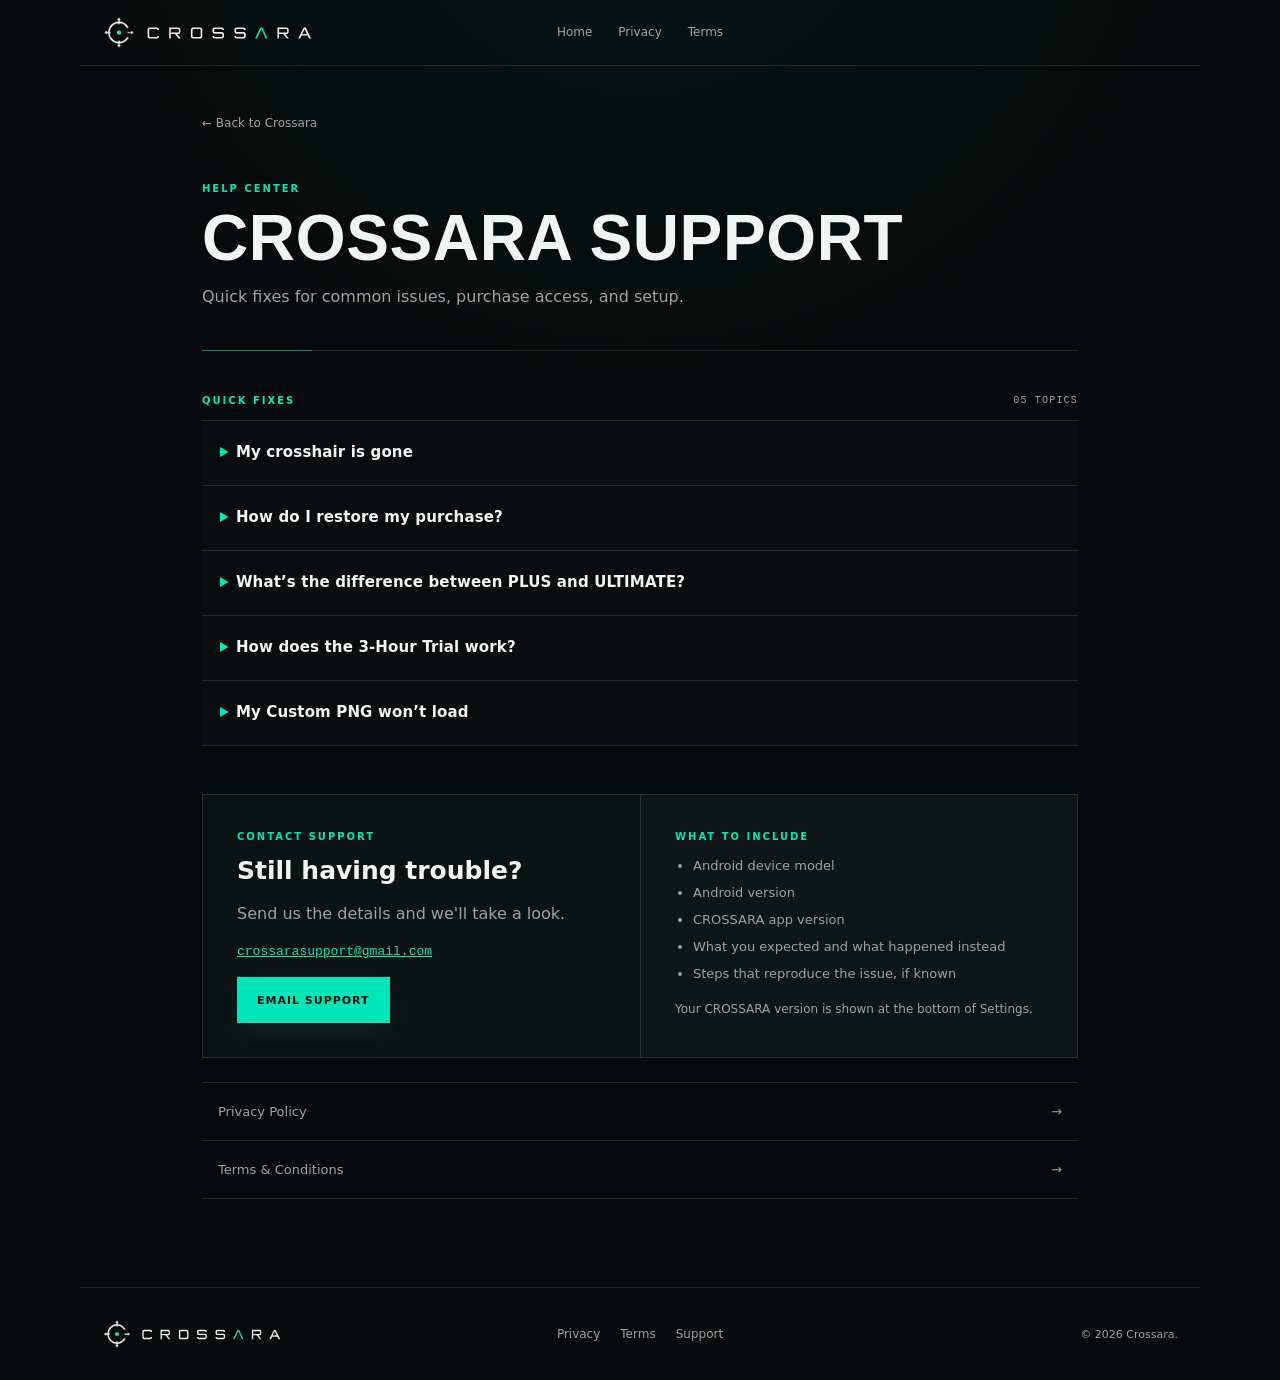
<file: support.html>
<!doctype html>
<html lang="en"><head><meta charset="utf-8"><meta name="viewport" content="width=device-width,initial-scale=1"><meta name="description" content="Quick fixes, purchase help, and setup guidance for CROSSARA."><meta name="theme-color" content="#0A0A0A"><link rel="canonical" href="https://crossara.app/support.html"><link rel="icon" href="assets/crossara-favicon.svg" type="image/svg+xml"><link rel="stylesheet" href="assets/site.css"><link rel="stylesheet" href="assets/final-polish.css"><title>Support — CROSSARA</title></head>
<body class="support-page"><a class="skip-link" href="#support-content">Skip to support</a>
<header class="site-header"><a class="brand" href="index.html" aria-label="CROSSARA home"><img class="app-icon" src="assets/crossara-app-icon-512.png" alt=""><img src="assets/crossara-navbar-wordmark.svg" alt="CROSSARA" width="188" height="28"></a><nav aria-label="Main navigation"><a href="index.html">Home</a><a href="privacy.html">Privacy</a><a href="terms.html">Terms</a></nav></header>
<main id="support-content" class="support-shell"><a class="back-link" href="index.html">← Back to Crossara</a>
<header class="support-hero"><p class="eyebrow">Help center</p><h1>CROSSARA Support</h1><p>Quick fixes for common issues, purchase access, and setup.</p></header>
<section class="support-faqs" aria-labelledby="quick-fixes-title"><div class="support-section-heading"><p class="eyebrow" id="quick-fixes-title">Quick fixes</p><span>05 topics</span></div>
<details><summary>My crosshair is gone</summary><div class="faq-body"><ol><li>Open CROSSARA.</li><li>If Overlay Permission is missing, tap <strong>GRANT PERMISSION</strong>.</li><li>Enable <strong>Display over other apps</strong> for CROSSARA in Android system settings.</li><li>Return to CROSSARA.</li><li>Tap <strong>START CROSSHAIR</strong> on the Control Deck.</li></ol><p class="faq-note"><strong>Still disappearing?</strong> In Settings → Power Management, set Battery usage to Unrestricted. When applicable, allow CROSSARA through Game Mode or Game Booster restrictions, avoid aggressive game or battery modes, keep CROSSARA available in Recent Apps, and keep its active foreground-service notification visible.</p></div></details>
<details><summary>How do I restore my purchase?</summary><div class="faq-body"><p>Tap a locked design or a premium control such as Rotation. In the CROSSARA upgrade dialog, tap <strong>Restore Purchases</strong> at the bottom.</p><p class="faq-note">Internet access is required for Google Play reconciliation. Make sure you are signed into the Google Play account that owns the purchase.</p></div></details>
<details><summary>What’s the difference between PLUS and ULTIMATE?</summary><div class="faq-body tier-comparison"><section><p class="tier-name">CROSSARA PLUS</p><p>Permanent access to:</p><ul><li>PRO designs</li><li>RGB Glow</li><li>Rotation</li><li>Ad-free</li></ul><p class="faq-note">PRECISION designs and Custom PNG remain available through rewarded 3-Hour Trials.</p></section><section><p class="tier-name">CROSSARA ULTIMATE</p><p>Permanent access to:</p><ul><li>BASIC</li><li>PRO</li><li>PRECISION</li><li>Custom PNG</li><li>RGB Glow</li><li>Rotation</li><li>Ad-free</li></ul></section></div></details>
<details><summary>How does the 3-Hour Trial work?</summary><div class="faq-body"><ul><li>PRO design → 1 rewarded ad</li><li>PRECISION design → 2 rewarded ads</li><li>Custom PNG → 2 rewarded ads</li><li>Access lasts 3 hours</li></ul><p class="faq-note">There is currently no active daily limit. Temporary access can be obtained again after it expires.</p></div></details>
<details><summary>My Custom PNG won’t load</summary><div class="faq-body"><p>Select the PNG through Android’s system file picker. Transparency is supported, and the image is processed locally.</p><p class="faq-note">If the original file is moved, deleted, or no longer accessible, re-import it. CROSSARA may show “Custom image unavailable.”</p></div></details></section>
<section class="support-contact" aria-labelledby="contact-title"><div><p class="eyebrow">Contact support</p><h2 id="contact-title">Still having trouble?</h2><p>Send us the details and we'll take a look.</p><a class="support-email" href="mailto:crossarasupport@gmail.com">crossarasupport@gmail.com</a><a class="button primary" href="mailto:crossarasupport@gmail.com">Email support</a></div><div class="support-checklist"><p class="eyebrow">What to include</p><ul><li>Android device model</li><li>Android version</li><li>CROSSARA app version</li><li>What you expected and what happened instead</li><li>Steps that reproduce the issue, if known</li></ul><p class="faq-note">Your CROSSARA version is shown at the bottom of Settings.</p></div></section>
<nav class="support-legal" aria-label="Legal pages"><a href="privacy.html"><span>Privacy Policy</span><span aria-hidden="true">→</span></a><a href="terms.html"><span>Terms &amp; Conditions</span><span aria-hidden="true">→</span></a></nav></main>
<footer class="site-footer"><a class="footer-brand" href="index.html" aria-label="CROSSARA home"><img class="app-icon" src="assets/crossara-app-icon-512.png" alt=""><img src="assets/crossara-navbar-wordmark.svg" alt="CROSSARA" width="154" height="23"></a><div class="footer-links"><a href="privacy.html">Privacy</a><a href="terms.html">Terms</a><a href="support.html">Support</a></div><p>© 2026 Crossara.</p></footer></body></html>
</file>
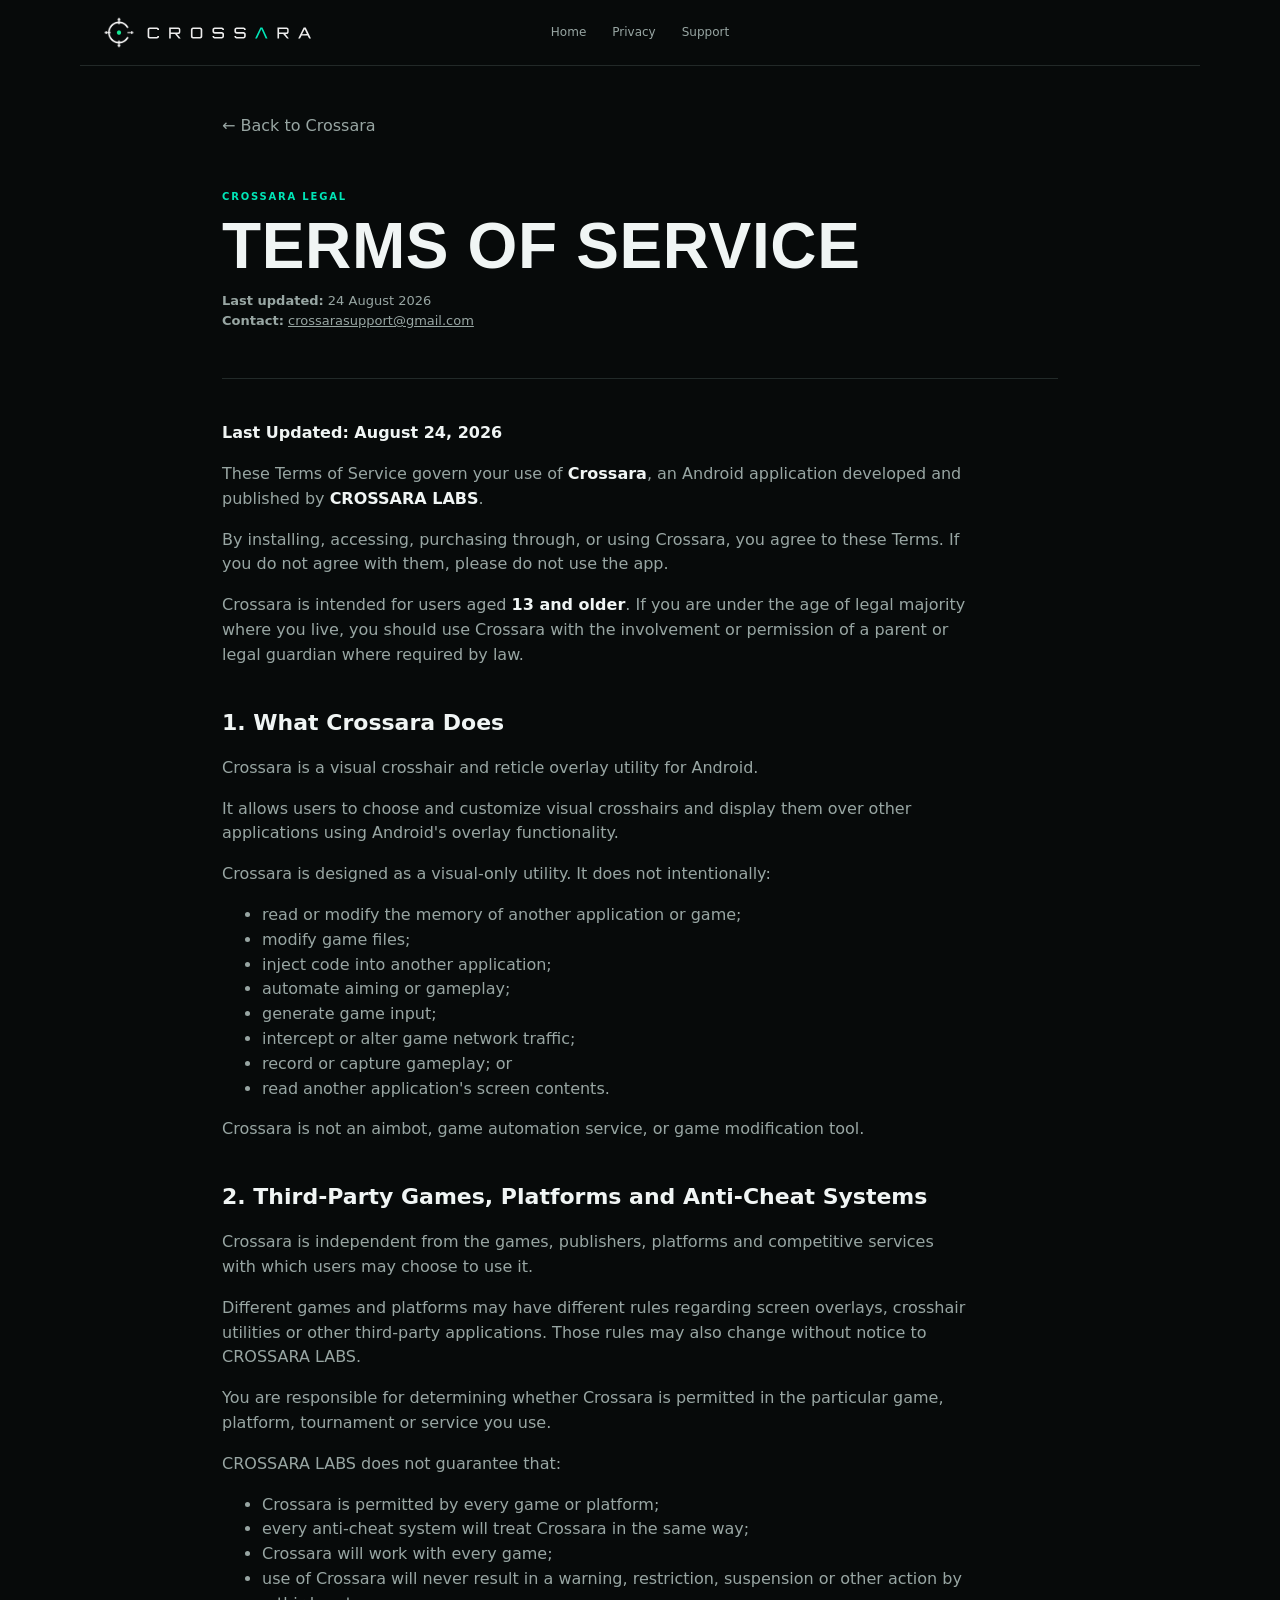
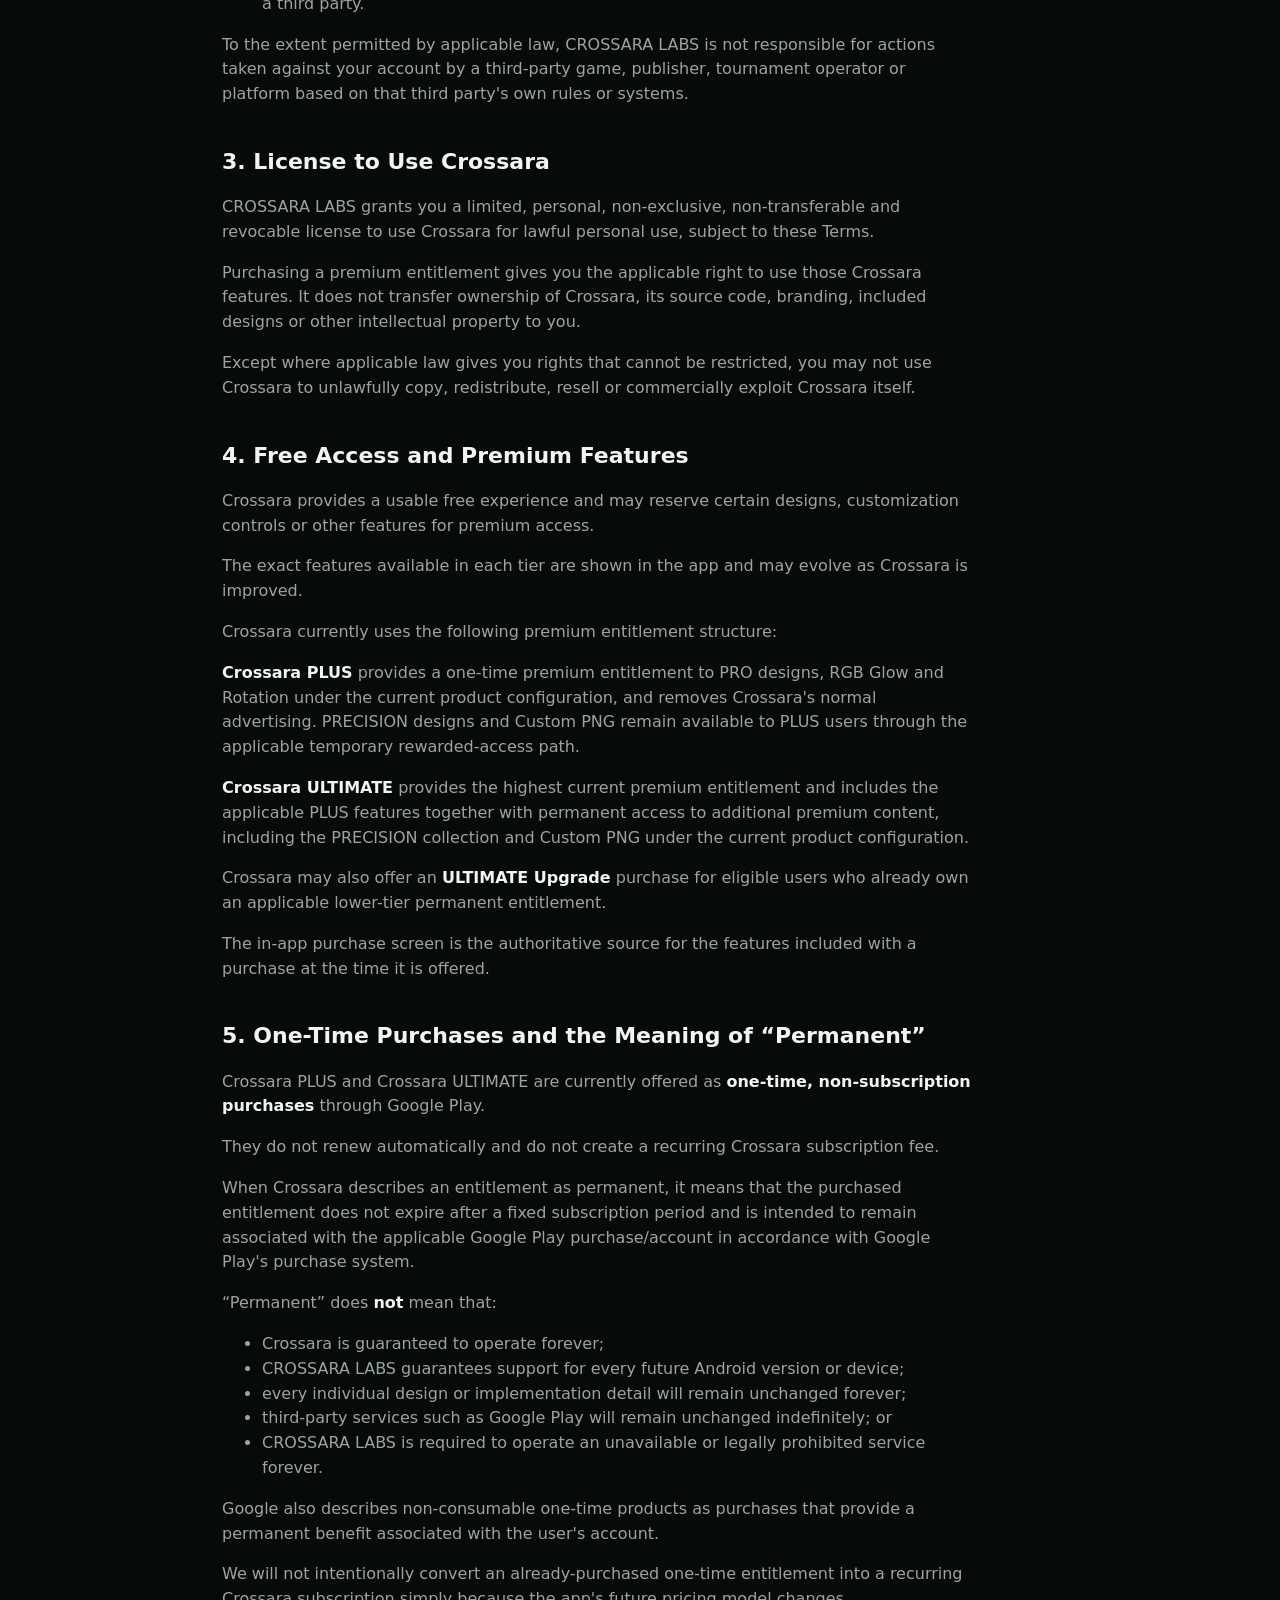
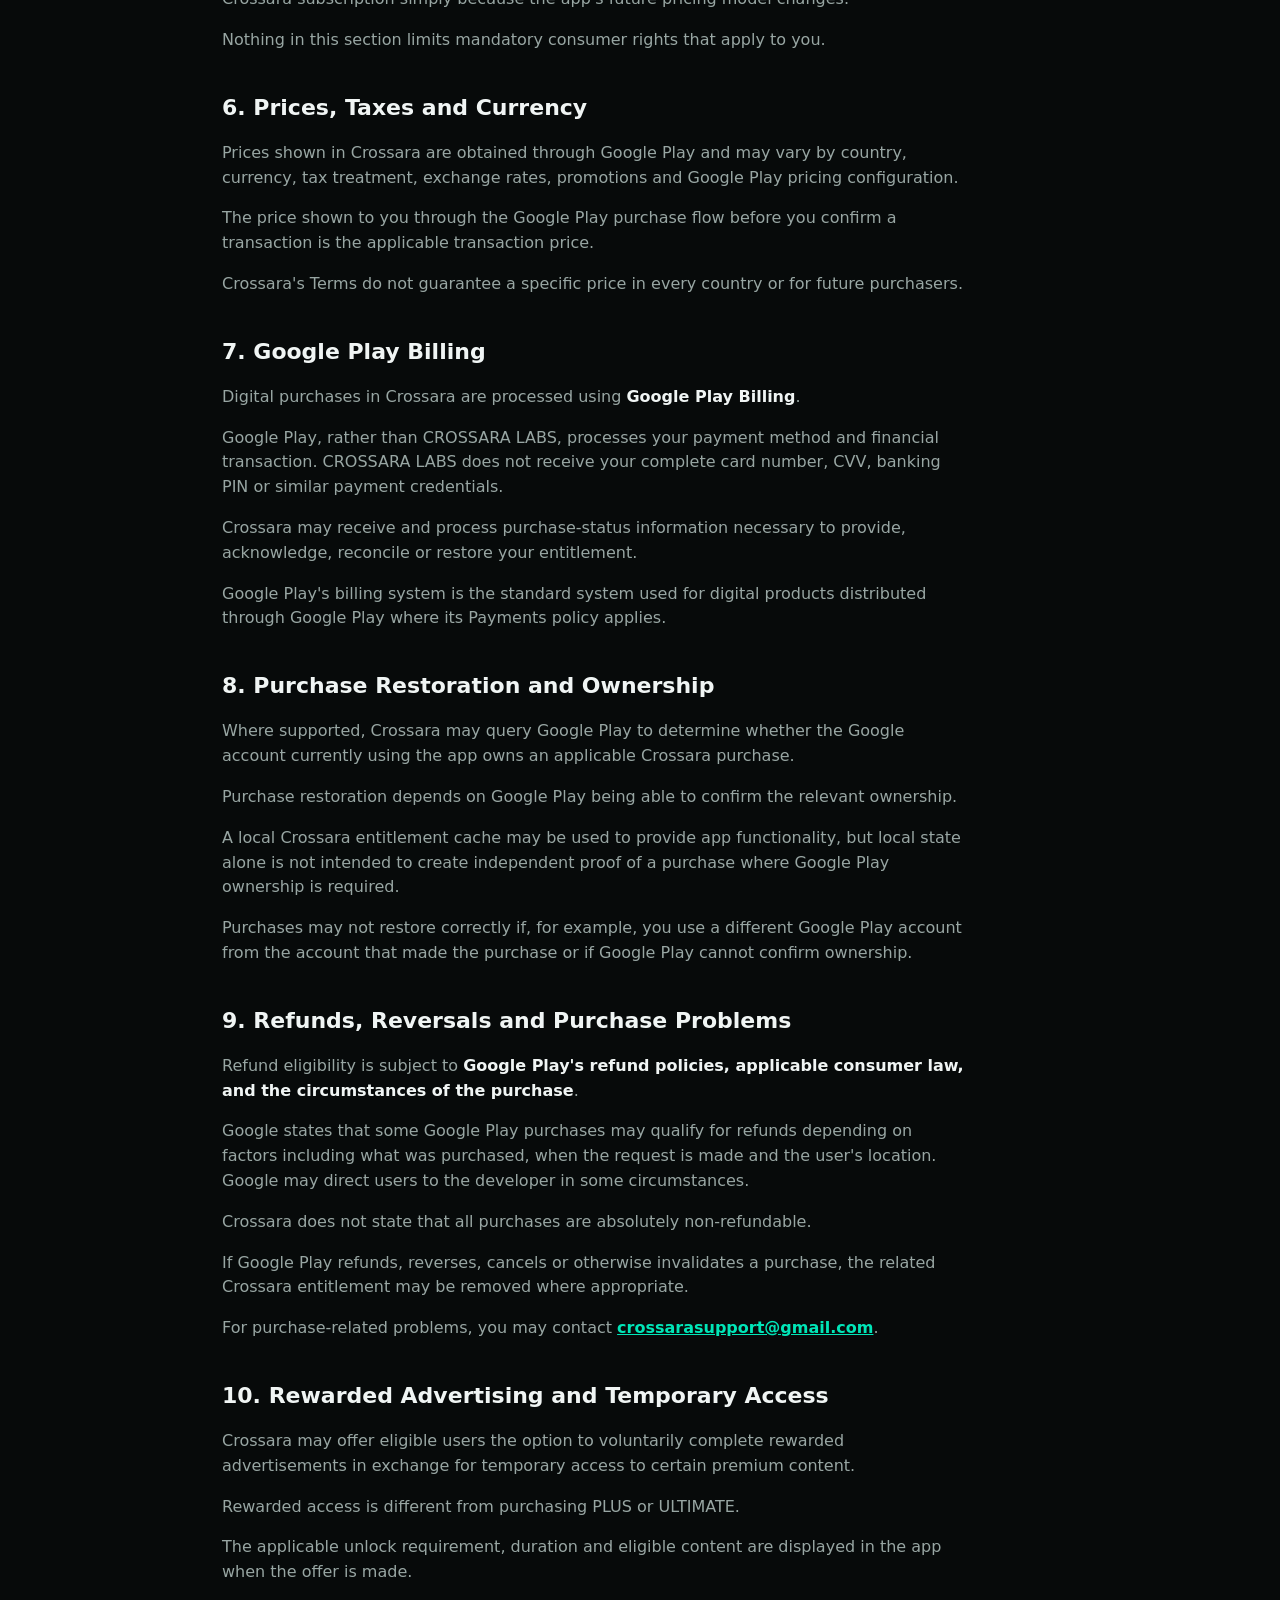
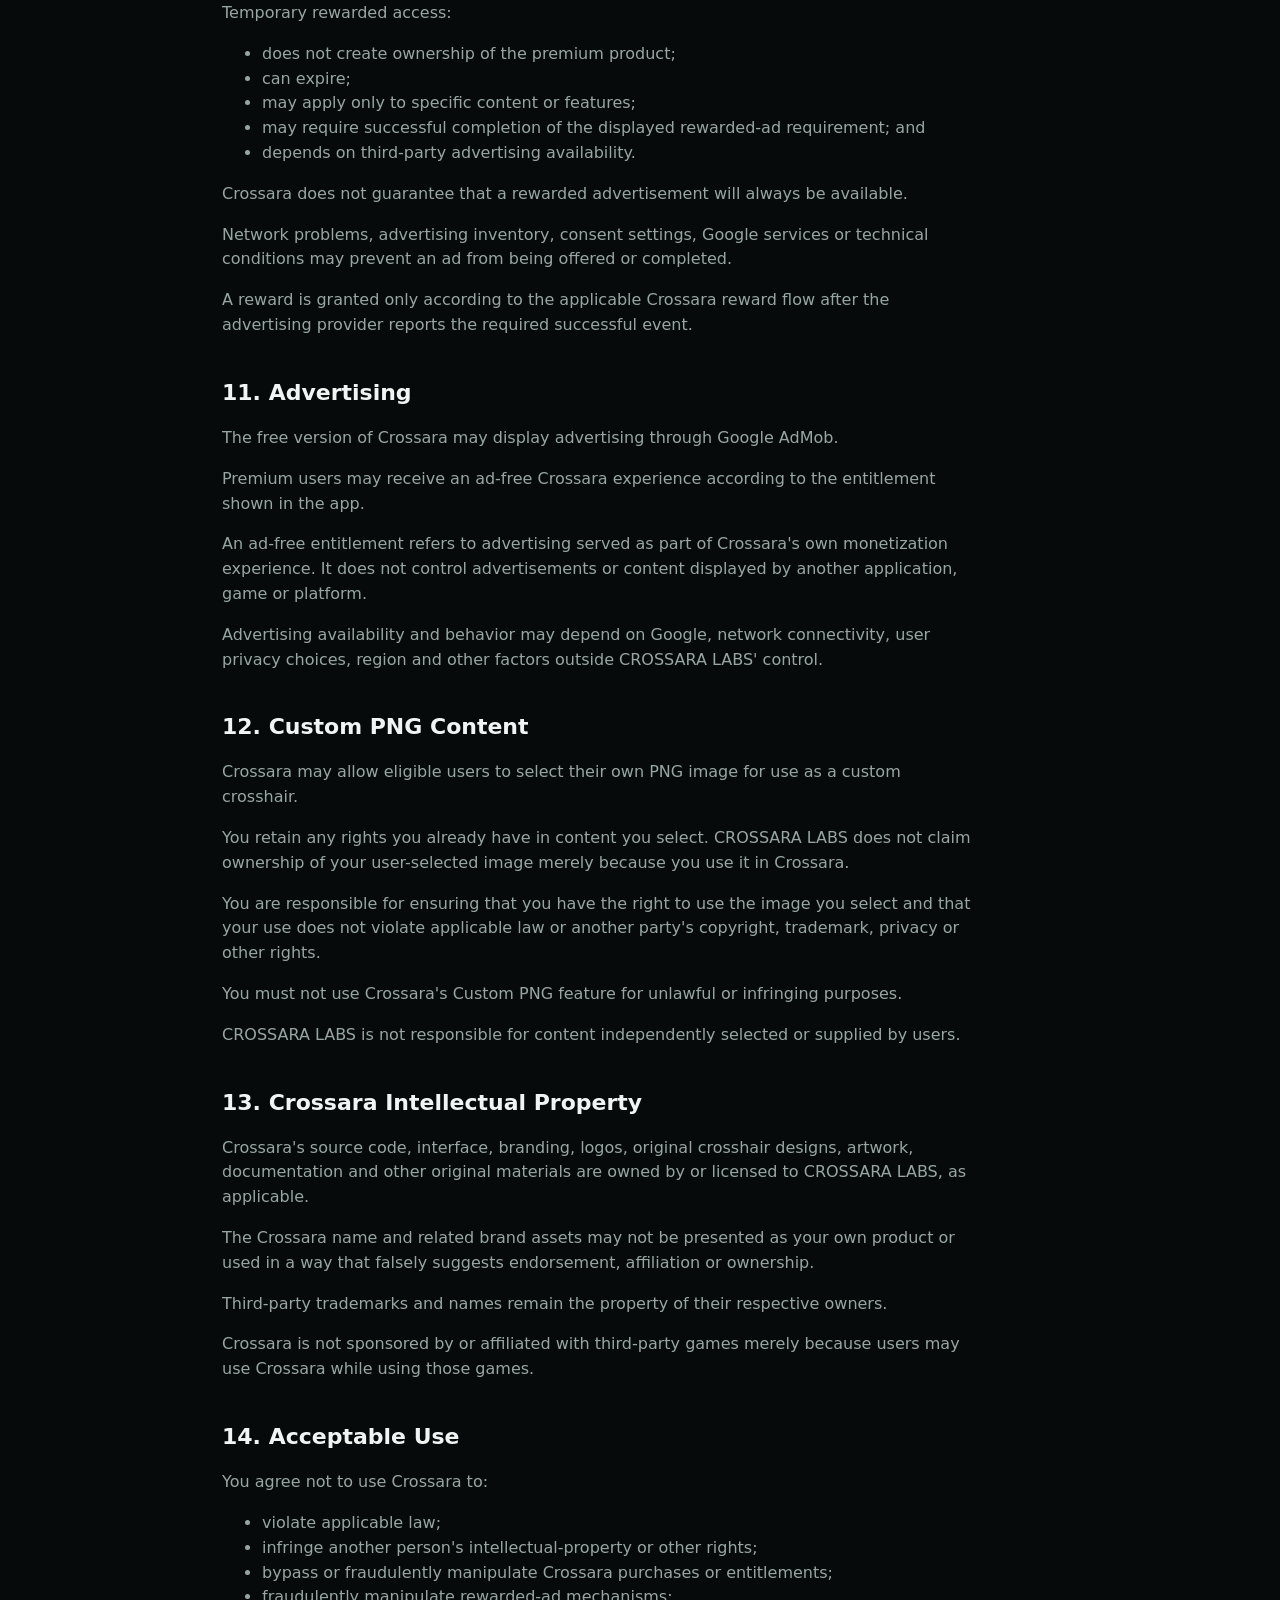
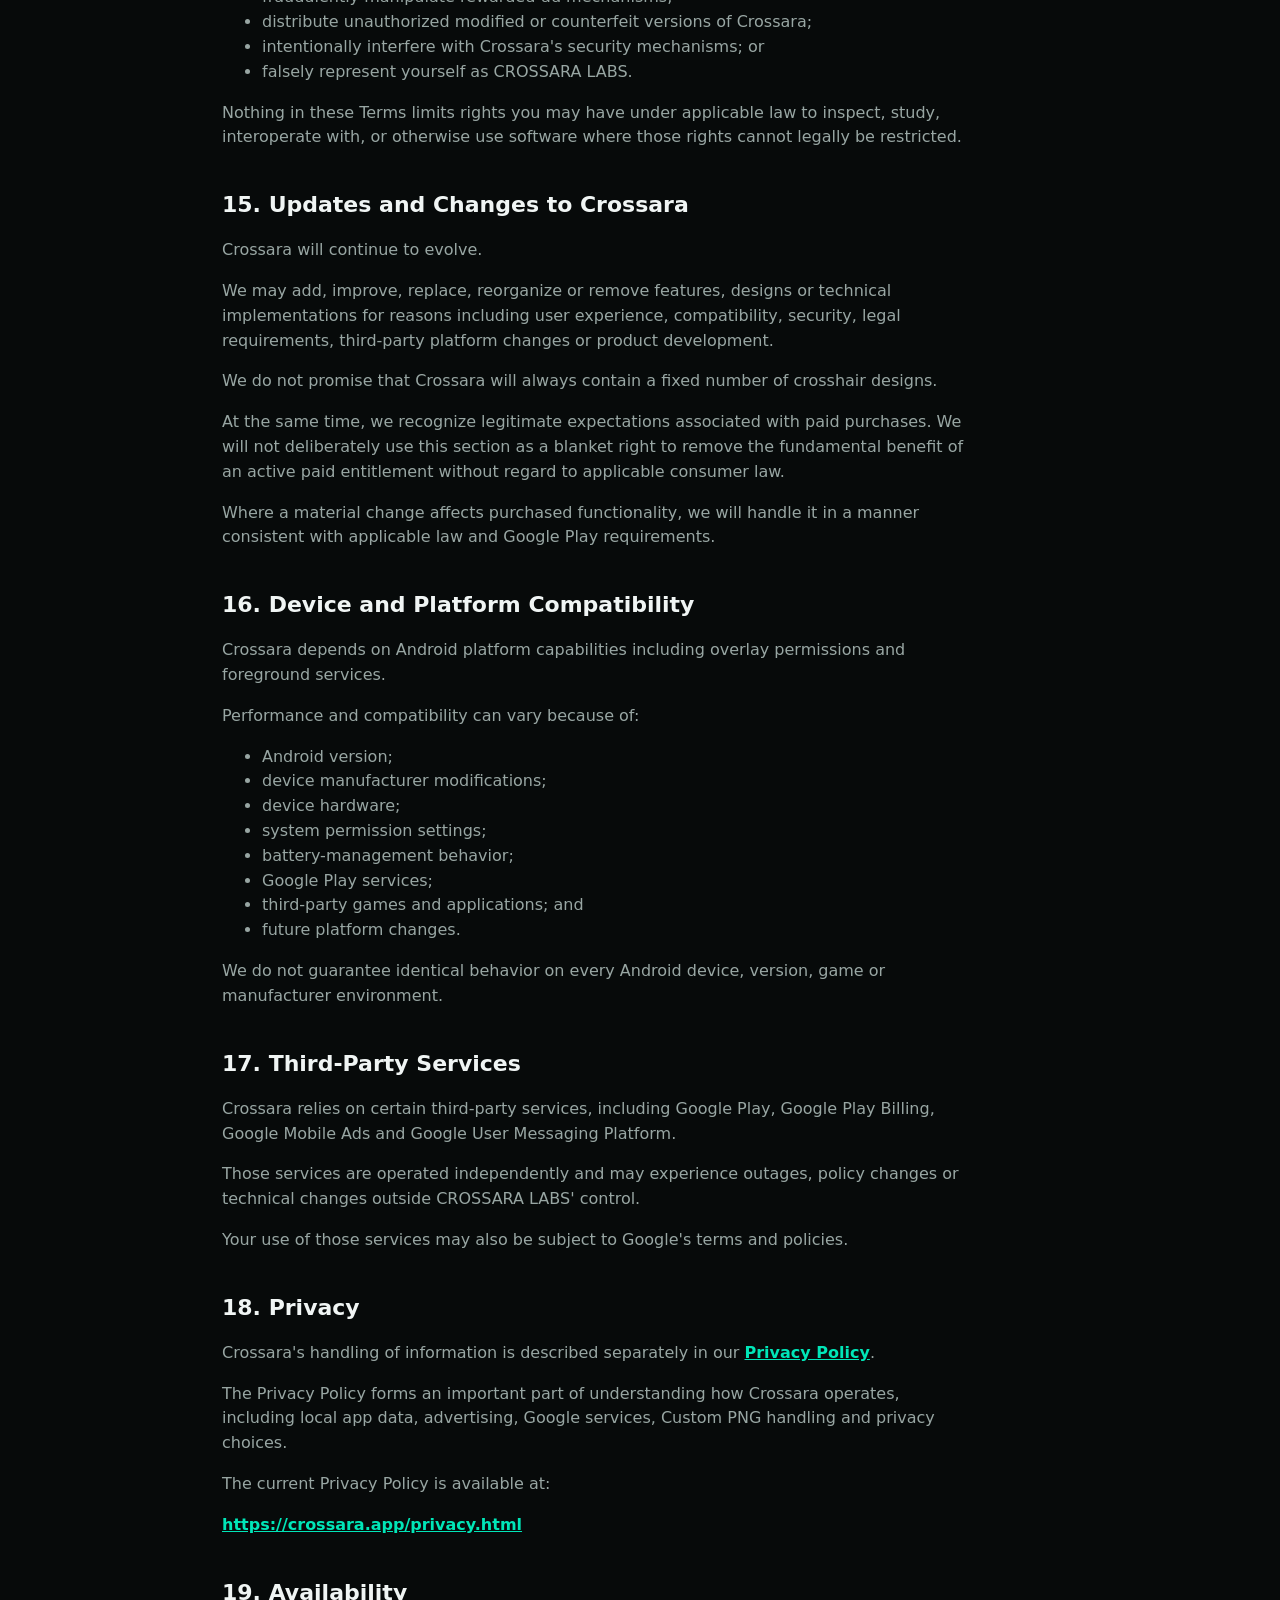
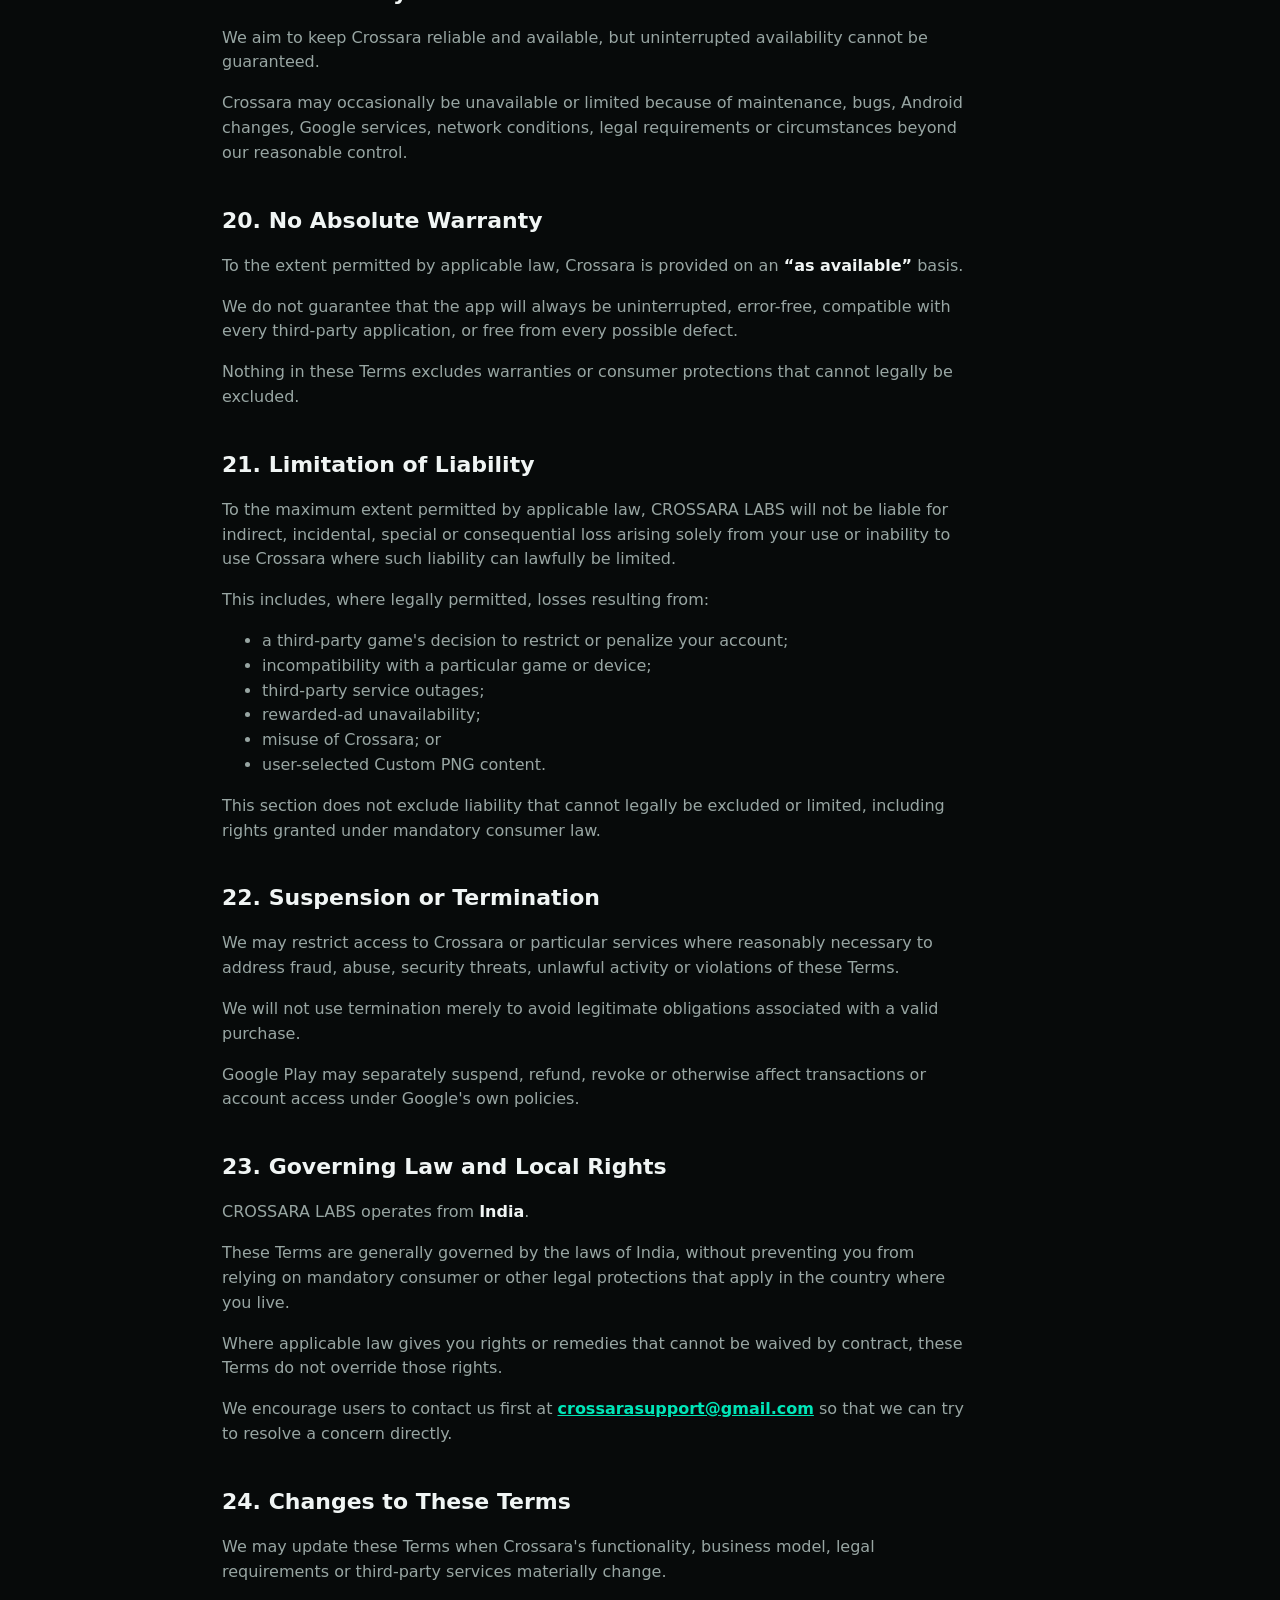
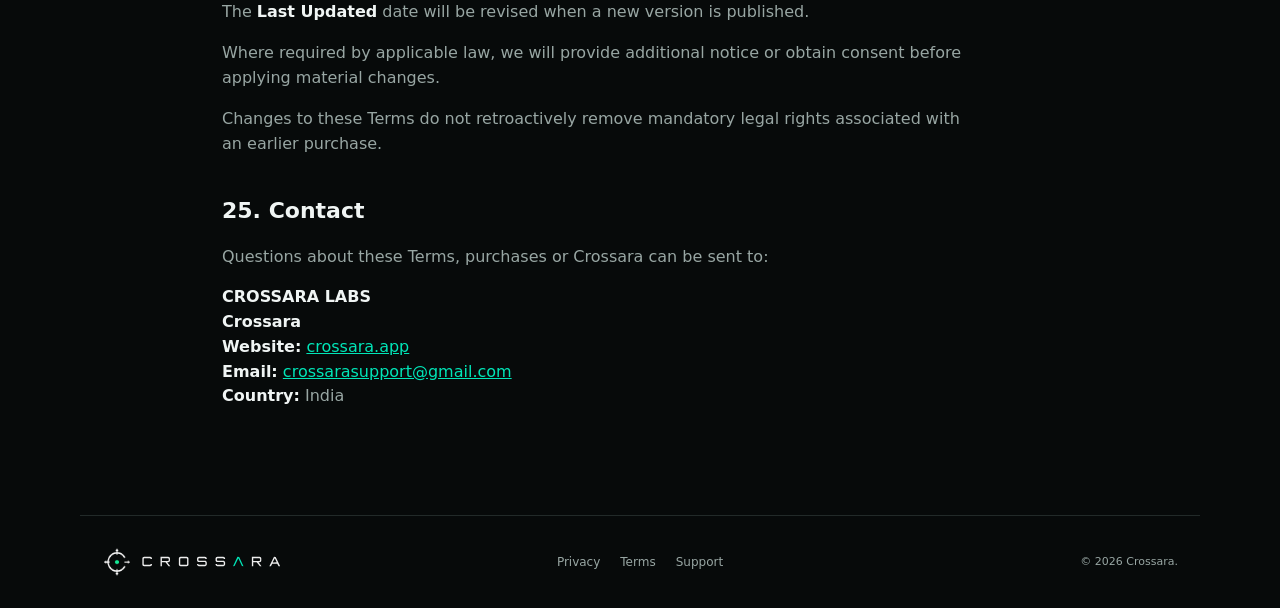
<file: terms.html>
<!doctype html>
<html lang="en">
<head>
  <meta charset="utf-8">
  <meta name="viewport" content="width=device-width,initial-scale=1">
  <meta name="description" content="Terms of Service for the Crossara Android application.">
  <meta name="theme-color" content="#0A0A0A">
  <link rel="canonical" href="https://crossara.app/terms.html">
  <link rel="icon" href="assets/crossara-favicon.svg" type="image/svg+xml">
  <link rel="stylesheet" href="assets/site.css">
  <style>@media(max-width:480px){.legal-hero h1{font-size:40px}}</style>
  <title>Terms of Service — Crossara</title>
</head>
<body>
<header class="site-header"><a class="brand" href="index.html" aria-label="CROSSARA home"><img class="app-icon" src="assets/crossara-app-icon-512.png" alt=""><img src="assets/crossara-navbar-wordmark.svg" alt="Crossara" width="188" height="28"></a><nav aria-label="Main navigation"><a href="index.html">Home</a><a href="privacy.html">Privacy</a><a href="support.html">Support</a></nav></header>
<main class="legal-shell"><a class="back-link" href="index.html">← Back to Crossara</a><header class="legal-hero"><div class="eyebrow">Crossara legal</div><h1>Terms of Service</h1><p class="legal-meta"><strong>Last updated:</strong> 24 August 2026<br><strong>Contact:</strong> <a href="mailto:crossarasupport@gmail.com">crossarasupport@gmail.com</a></p></header><div class="legal-content">
  <p><strong>Last Updated: August 24, 2026</strong></p>
  <p>These Terms of Service govern your use of <strong>Crossara</strong>, an Android application developed and published by <strong>CROSSARA LABS</strong>.</p>
  <p>By installing, accessing, purchasing through, or using Crossara, you agree to these Terms. If you do not agree with them, please do not use the app.</p>
  <p>Crossara is intended for users aged <strong>13 and older</strong>. If you are under the age of legal majority where you live, you should use Crossara with the involvement or permission of a parent or legal guardian where required by law.</p>
  <h2>1. What Crossara Does</h2>
  <p>Crossara is a visual crosshair and reticle overlay utility for Android.</p>
  <p>It allows users to choose and customize visual crosshairs and display them over other applications using Android's overlay functionality.</p>
  <p>Crossara is designed as a visual-only utility. It does not intentionally:</p>
  <ul>
    <li>read or modify the memory of another application or game;</li>
    <li>modify game files;</li>
    <li>inject code into another application;</li>
    <li>automate aiming or gameplay;</li>
    <li>generate game input;</li>
    <li>intercept or alter game network traffic;</li>
    <li>record or capture gameplay; or</li>
    <li>read another application's screen contents.</li>
  </ul>
  <p>Crossara is not an aimbot, game automation service, or game modification tool.</p>
  <h2>2. Third-Party Games, Platforms and Anti-Cheat Systems</h2>
  <p>Crossara is independent from the games, publishers, platforms and competitive services with which users may choose to use it.</p>
  <p>Different games and platforms may have different rules regarding screen overlays, crosshair utilities or other third-party applications. Those rules may also change without notice to CROSSARA LABS.</p>
  <p>You are responsible for determining whether Crossara is permitted in the particular game, platform, tournament or service you use.</p>
  <p>CROSSARA LABS does not guarantee that:</p>
  <ul>
    <li>Crossara is permitted by every game or platform;</li>
    <li>every anti-cheat system will treat Crossara in the same way;</li>
    <li>Crossara will work with every game;</li>
    <li>use of Crossara will never result in a warning, restriction, suspension or other action by a third party.</li>
  </ul>
  <p>To the extent permitted by applicable law, CROSSARA LABS is not responsible for actions taken against your account by a third-party game, publisher, tournament operator or platform based on that third party's own rules or systems.</p>
  <h2>3. License to Use Crossara</h2>
  <p>CROSSARA LABS grants you a limited, personal, non-exclusive, non-transferable and revocable license to use Crossara for lawful personal use, subject to these Terms.</p>
  <p>Purchasing a premium entitlement gives you the applicable right to use those Crossara features. It does not transfer ownership of Crossara, its source code, branding, included designs or other intellectual property to you.</p>
  <p>Except where applicable law gives you rights that cannot be restricted, you may not use Crossara to unlawfully copy, redistribute, resell or commercially exploit Crossara itself.</p>
  <h2>4. Free Access and Premium Features</h2>
  <p>Crossara provides a usable free experience and may reserve certain designs, customization controls or other features for premium access.</p>
  <p>The exact features available in each tier are shown in the app and may evolve as Crossara is improved.</p>
  <p>Crossara currently uses the following premium entitlement structure:</p>
  <p><strong>Crossara PLUS</strong> provides a one-time premium entitlement to PRO designs, RGB Glow and Rotation under the current product configuration, and removes Crossara's normal advertising. PRECISION designs and Custom PNG remain available to PLUS users through the applicable temporary rewarded-access path.</p>
  <p><strong>Crossara ULTIMATE</strong> provides the highest current premium entitlement and includes the applicable PLUS features together with permanent access to additional premium content, including the PRECISION collection and Custom PNG under the current product configuration.</p>
  <p>Crossara may also offer an <strong>ULTIMATE Upgrade</strong> purchase for eligible users who already own an applicable lower-tier permanent entitlement.</p>
  <p>The in-app purchase screen is the authoritative source for the features included with a purchase at the time it is offered.</p>
  <h2>5. One-Time Purchases and the Meaning of “Permanent”</h2>
  <p>Crossara PLUS and Crossara ULTIMATE are currently offered as <strong>one-time, non-subscription purchases</strong> through Google Play.</p>
  <p>They do not renew automatically and do not create a recurring Crossara subscription fee.</p>
  <p>When Crossara describes an entitlement as permanent, it means that the purchased entitlement does not expire after a fixed subscription period and is intended to remain associated with the applicable Google Play purchase/account in accordance with Google Play's purchase system.</p>
  <p>“Permanent” does <strong>not</strong> mean that:</p>
  <ul>
    <li>Crossara is guaranteed to operate forever;</li>
    <li>CROSSARA LABS guarantees support for every future Android version or device;</li>
    <li>every individual design or implementation detail will remain unchanged forever;</li>
    <li>third-party services such as Google Play will remain unchanged indefinitely; or</li>
    <li>CROSSARA LABS is required to operate an unavailable or legally prohibited service forever.</li>
  </ul>
  <p>Google also describes non-consumable one-time products as purchases that provide a permanent benefit associated with the user's account.</p>
  <p>We will not intentionally convert an already-purchased one-time entitlement into a recurring Crossara subscription simply because the app's future pricing model changes.</p>
  <p>Nothing in this section limits mandatory consumer rights that apply to you.</p>
  <h2>6. Prices, Taxes and Currency</h2>
  <p>Prices shown in Crossara are obtained through Google Play and may vary by country, currency, tax treatment, exchange rates, promotions and Google Play pricing configuration.</p>
  <p>The price shown to you through the Google Play purchase flow before you confirm a transaction is the applicable transaction price.</p>
  <p>Crossara's Terms do not guarantee a specific price in every country or for future purchasers.</p>
  <h2>7. Google Play Billing</h2>
  <p>Digital purchases in Crossara are processed using <strong>Google Play Billing</strong>.</p>
  <p>Google Play, rather than CROSSARA LABS, processes your payment method and financial transaction. CROSSARA LABS does not receive your complete card number, CVV, banking PIN or similar payment credentials.</p>
  <p>Crossara may receive and process purchase-status information necessary to provide, acknowledge, reconcile or restore your entitlement.</p>
  <p>Google Play's billing system is the standard system used for digital products distributed through Google Play where its Payments policy applies.</p>
  <h2>8. Purchase Restoration and Ownership</h2>
  <p>Where supported, Crossara may query Google Play to determine whether the Google account currently using the app owns an applicable Crossara purchase.</p>
  <p>Purchase restoration depends on Google Play being able to confirm the relevant ownership.</p>
  <p>A local Crossara entitlement cache may be used to provide app functionality, but local state alone is not intended to create independent proof of a purchase where Google Play ownership is required.</p>
  <p>Purchases may not restore correctly if, for example, you use a different Google Play account from the account that made the purchase or if Google Play cannot confirm ownership.</p>
  <h2>9. Refunds, Reversals and Purchase Problems</h2>
  <p>Refund eligibility is subject to <strong>Google Play's refund policies, applicable consumer law, and the circumstances of the purchase</strong>.</p>
  <p>Google states that some Google Play purchases may qualify for refunds depending on factors including what was purchased, when the request is made and the user's location. Google may direct users to the developer in some circumstances.</p>
  <p>Crossara does not state that all purchases are absolutely non-refundable.</p>
  <p>If Google Play refunds, reverses, cancels or otherwise invalidates a purchase, the related Crossara entitlement may be removed where appropriate.</p>
  <p>For purchase-related problems, you may contact <strong><a href="mailto:crossarasupport@gmail.com">crossarasupport@gmail.com</a></strong>.</p>
  <h2>10. Rewarded Advertising and Temporary Access</h2>
  <p>Crossara may offer eligible users the option to voluntarily complete rewarded advertisements in exchange for temporary access to certain premium content.</p>
  <p>Rewarded access is different from purchasing PLUS or ULTIMATE.</p>
  <p>The applicable unlock requirement, duration and eligible content are displayed in the app when the offer is made.</p>
  <p>Temporary rewarded access:</p>
  <ul>
    <li>does not create ownership of the premium product;</li>
    <li>can expire;</li>
    <li>may apply only to specific content or features;</li>
    <li>may require successful completion of the displayed rewarded-ad requirement; and</li>
    <li>depends on third-party advertising availability.</li>
  </ul>
  <p>Crossara does not guarantee that a rewarded advertisement will always be available.</p>
  <p>Network problems, advertising inventory, consent settings, Google services or technical conditions may prevent an ad from being offered or completed.</p>
  <p>A reward is granted only according to the applicable Crossara reward flow after the advertising provider reports the required successful event.</p>
  <h2>11. Advertising</h2>
  <p>The free version of Crossara may display advertising through Google AdMob.</p>
  <p>Premium users may receive an ad-free Crossara experience according to the entitlement shown in the app.</p>
  <p>An ad-free entitlement refers to advertising served as part of Crossara's own monetization experience. It does not control advertisements or content displayed by another application, game or platform.</p>
  <p>Advertising availability and behavior may depend on Google, network connectivity, user privacy choices, region and other factors outside CROSSARA LABS' control.</p>
  <h2>12. Custom PNG Content</h2>
  <p>Crossara may allow eligible users to select their own PNG image for use as a custom crosshair.</p>
  <p>You retain any rights you already have in content you select. CROSSARA LABS does not claim ownership of your user-selected image merely because you use it in Crossara.</p>
  <p>You are responsible for ensuring that you have the right to use the image you select and that your use does not violate applicable law or another party's copyright, trademark, privacy or other rights.</p>
  <p>You must not use Crossara's Custom PNG feature for unlawful or infringing purposes.</p>
  <p>CROSSARA LABS is not responsible for content independently selected or supplied by users.</p>
  <h2>13. Crossara Intellectual Property</h2>
  <p>Crossara's source code, interface, branding, logos, original crosshair designs, artwork, documentation and other original materials are owned by or licensed to CROSSARA LABS, as applicable.</p>
  <p>The Crossara name and related brand assets may not be presented as your own product or used in a way that falsely suggests endorsement, affiliation or ownership.</p>
  <p>Third-party trademarks and names remain the property of their respective owners.</p>
  <p>Crossara is not sponsored by or affiliated with third-party games merely because users may use Crossara while using those games.</p>
  <h2>14. Acceptable Use</h2>
  <p>You agree not to use Crossara to:</p>
  <ul>
    <li>violate applicable law;</li>
    <li>infringe another person's intellectual-property or other rights;</li>
    <li>bypass or fraudulently manipulate Crossara purchases or entitlements;</li>
    <li>fraudulently manipulate rewarded-ad mechanisms;</li>
    <li>distribute unauthorized modified or counterfeit versions of Crossara;</li>
    <li>intentionally interfere with Crossara's security mechanisms; or</li>
    <li>falsely represent yourself as CROSSARA LABS.</li>
  </ul>
  <p>Nothing in these Terms limits rights you may have under applicable law to inspect, study, interoperate with, or otherwise use software where those rights cannot legally be restricted.</p>
  <h2>15. Updates and Changes to Crossara</h2>
  <p>Crossara will continue to evolve.</p>
  <p>We may add, improve, replace, reorganize or remove features, designs or technical implementations for reasons including user experience, compatibility, security, legal requirements, third-party platform changes or product development.</p>
  <p>We do not promise that Crossara will always contain a fixed number of crosshair designs.</p>
  <p>At the same time, we recognize legitimate expectations associated with paid purchases. We will not deliberately use this section as a blanket right to remove the fundamental benefit of an active paid entitlement without regard to applicable consumer law.</p>
  <p>Where a material change affects purchased functionality, we will handle it in a manner consistent with applicable law and Google Play requirements.</p>
  <h2>16. Device and Platform Compatibility</h2>
  <p>Crossara depends on Android platform capabilities including overlay permissions and foreground services.</p>
  <p>Performance and compatibility can vary because of:</p>
  <ul>
    <li>Android version;</li>
    <li>device manufacturer modifications;</li>
    <li>device hardware;</li>
    <li>system permission settings;</li>
    <li>battery-management behavior;</li>
    <li>Google Play services;</li>
    <li>third-party games and applications; and</li>
    <li>future platform changes.</li>
  </ul>
  <p>We do not guarantee identical behavior on every Android device, version, game or manufacturer environment.</p>
  <h2>17. Third-Party Services</h2>
  <p>Crossara relies on certain third-party services, including Google Play, Google Play Billing, Google Mobile Ads and Google User Messaging Platform.</p>
  <p>Those services are operated independently and may experience outages, policy changes or technical changes outside CROSSARA LABS' control.</p>
  <p>Your use of those services may also be subject to Google's terms and policies.</p>
  <h2>18. Privacy</h2>
  <p>Crossara's handling of information is described separately in our <strong><a href="/privacy.html">Privacy Policy</a></strong>.</p>
  <p>The Privacy Policy forms an important part of understanding how Crossara operates, including local app data, advertising, Google services, Custom PNG handling and privacy choices.</p>
  <p>The current Privacy Policy is available at:</p>
  <p><strong><a href="/privacy.html">https://crossara.app/privacy.html</a></strong></p>
  <h2>19. Availability</h2>
  <p>We aim to keep Crossara reliable and available, but uninterrupted availability cannot be guaranteed.</p>
  <p>Crossara may occasionally be unavailable or limited because of maintenance, bugs, Android changes, Google services, network conditions, legal requirements or circumstances beyond our reasonable control.</p>
  <h2>20. No Absolute Warranty</h2>
  <p>To the extent permitted by applicable law, Crossara is provided on an <strong>“as available”</strong> basis.</p>
  <p>We do not guarantee that the app will always be uninterrupted, error-free, compatible with every third-party application, or free from every possible defect.</p>
  <p>Nothing in these Terms excludes warranties or consumer protections that cannot legally be excluded.</p>
  <h2>21. Limitation of Liability</h2>
  <p>To the maximum extent permitted by applicable law, CROSSARA LABS will not be liable for indirect, incidental, special or consequential loss arising solely from your use or inability to use Crossara where such liability can lawfully be limited.</p>
  <p>This includes, where legally permitted, losses resulting from:</p>
  <ul>
    <li>a third-party game's decision to restrict or penalize your account;</li>
    <li>incompatibility with a particular game or device;</li>
    <li>third-party service outages;</li>
    <li>rewarded-ad unavailability;</li>
    <li>misuse of Crossara; or</li>
    <li>user-selected Custom PNG content.</li>
  </ul>
  <p>This section does not exclude liability that cannot legally be excluded or limited, including rights granted under mandatory consumer law.</p>
  <h2>22. Suspension or Termination</h2>
  <p>We may restrict access to Crossara or particular services where reasonably necessary to address fraud, abuse, security threats, unlawful activity or violations of these Terms.</p>
  <p>We will not use termination merely to avoid legitimate obligations associated with a valid purchase.</p>
  <p>Google Play may separately suspend, refund, revoke or otherwise affect transactions or account access under Google's own policies.</p>
  <h2>23. Governing Law and Local Rights</h2>
  <p>CROSSARA LABS operates from <strong>India</strong>.</p>
  <p>These Terms are generally governed by the laws of India, without preventing you from relying on mandatory consumer or other legal protections that apply in the country where you live.</p>
  <p>Where applicable law gives you rights or remedies that cannot be waived by contract, these Terms do not override those rights.</p>
  <p>We encourage users to contact us first at <strong><a href="mailto:crossarasupport@gmail.com">crossarasupport@gmail.com</a></strong> so that we can try to resolve a concern directly.</p>
  <h2>24. Changes to These Terms</h2>
  <p>We may update these Terms when Crossara's functionality, business model, legal requirements or third-party services materially change.</p>
  <p>The <strong>Last Updated</strong> date will be revised when a new version is published.</p>
  <p>Where required by applicable law, we will provide additional notice or obtain consent before applying material changes.</p>
  <p>Changes to these Terms do not retroactively remove mandatory legal rights associated with an earlier purchase.</p>
  <h2>25. Contact</h2>
  <p>Questions about these Terms, purchases or Crossara can be sent to:</p>
  <p><strong>CROSSARA LABS</strong><br><strong>Crossara</strong><br><strong>Website:</strong> <a href="https://crossara.app/">crossara.app</a><br><strong>Email:</strong> <a href="mailto:crossarasupport@gmail.com">crossarasupport@gmail.com</a><br><strong>Country:</strong> India</p>
</div></main><footer class="site-footer"><a class="footer-brand" href="index.html" aria-label="CROSSARA home"><img class="app-icon" src="assets/crossara-app-icon-512.png" alt=""><img src="assets/crossara-navbar-wordmark.svg" alt="Crossara" width="154" height="23"></a><div class="footer-links"><a href="privacy.html">Privacy</a><a href="terms.html">Terms</a><a href="support.html">Support</a></div><p>© 2026 Crossara.</p></footer>
</body>
</html>
</file>
<file: assets/site.css>
:root{color-scheme:dark;--bg:#070a0a;--panel:#0d1212;--panel2:#111818;--mint:#00e6b8;--text:#f0f5f4;--muted:#98a6a3;--line:rgba(214,255,247,.13);--max:1120px}*{box-sizing:border-box}html{scroll-behavior:smooth}body{margin:0;background:var(--bg);color:var(--text);font-family:ui-sans-serif,system-ui,-apple-system,"Segoe UI",sans-serif;line-height:1.55}body:before{content:"";position:fixed;inset:0;pointer-events:none;opacity:.2;background-image:linear-gradient(rgba(255,255,255,.016) 1px,transparent 1px),linear-gradient(90deg,rgba(255,255,255,.016) 1px,transparent 1px);background-size:56px 56px}a{color:inherit}.skip-link{position:absolute;left:-999px;top:10px;background:var(--mint);color:#03110d;padding:9px 12px;z-index:30}.skip-link:focus{left:10px}.site-header{height:66px;max-width:var(--max);margin:auto;padding:0 22px;display:grid;grid-template-columns:1fr auto 1fr;align-items:center;border-bottom:1px solid var(--line);position:relative;z-index:10}.brand{display:flex;width:max-content}.brand img{width:166px}.site-header nav{display:flex;gap:26px}.site-header nav a,.site-footer a{text-decoration:none;color:var(--muted);font-size:12px}.site-header nav a:hover,.site-footer a:hover{color:var(--mint)}.header-cta{justify-self:end;text-decoration:none;border:1px solid var(--line);padding:8px 12px;font-size:10px;text-transform:uppercase;letter-spacing:.12em;color:var(--mint)}main{overflow:hidden}.hero{max-width:var(--max);margin:auto;padding:54px 22px 64px;display:grid;grid-template-columns:.85fr 1.15fr;gap:52px;align-items:center}.hero-copy{max-width:500px}.eyebrow{margin:0 0 11px;color:var(--mint);font-size:10px;font-weight:800;letter-spacing:.18em;text-transform:uppercase}.hero h1,.section h2,.release h2,.legal-hero h1{margin:0;font-family:"Arial Narrow",Impact,ui-sans-serif,sans-serif;text-transform:uppercase;line-height:.98;letter-spacing:.01em}.hero h1{font-size:clamp(44px,5vw,68px)}.hero-copy>p:not(.eyebrow),.section-copy>p:not(.eyebrow),.compact-head>p,.proof-copy>p:not(.eyebrow),.release>p{color:var(--muted);font-size:17px}.button{display:inline-flex;min-height:46px;align-items:center;justify-content:center;background:var(--mint);color:#04110e;text-decoration:none;padding:0 19px;font-size:11px;font-weight:850;text-transform:uppercase;letter-spacing:.09em}.hero-product{position:relative;min-height:450px;display:grid;place-items:center}.target-grid{position:absolute;inset:2%;border:1px solid var(--line);background:linear-gradient(90deg,transparent 49.8%,rgba(0,230,184,.16) 50%,transparent 50.2%),linear-gradient(transparent 49.8%,rgba(0,230,184,.16) 50%,transparent 50.2%)}.target-grid:before,.target-grid:after{content:"";position:absolute;border:1px solid rgba(0,230,184,.12);border-radius:50%;inset:13%}.target-grid:after{inset:31%}.hero-product img{width:min(68%,370px);z-index:1;filter:drop-shadow(0 0 20px rgba(70,242,255,.15))}.hero-product span{position:absolute;left:7%;bottom:6%;font:10px ui-monospace,monospace;letter-spacing:.15em;color:var(--mint)}.section{max-width:var(--max);margin:0 auto 96px;padding:66px;border:1px solid var(--line);background:var(--panel)}.section h2,.release h2{font-size:clamp(34px,4.5vw,56px)}.demo{display:grid;grid-template-columns:.85fr 1.15fr;gap:70px;align-items:center}.demo-tabs,.catalog-tabs,.mode-list{display:flex;gap:6px;flex-wrap:wrap;margin-top:24px}button{font:inherit}.demo-tabs button,.catalog-tabs button,.mode-list button{min-height:42px;border:1px solid var(--line);background:transparent;color:var(--muted);padding:0 14px;font-size:11px;cursor:pointer}.demo-tabs button.active,.catalog-tabs button.active,.mode-list button.active{border-color:var(--mint);color:var(--mint);background:rgba(0,230,184,.05)}.demo-readout{display:flex;justify-content:space-between;border-top:1px solid var(--line);padding-top:14px;margin-top:18px;color:var(--muted);font-size:12px}.demo-readout strong{color:var(--text)}.demo-stage{height:390px;position:relative;display:grid;place-items:center;background:#080b0b;border:1px solid var(--line);overflow:hidden}.demo-axis{position:absolute;inset:0;background:linear-gradient(90deg,transparent 49.8%,rgba(0,230,184,.13) 50%,transparent 50.2%),linear-gradient(transparent 49.8%,rgba(0,230,184,.13) 50%,transparent 50.2%)}.demo-stage img{width:180px;z-index:1;transition:transform .6s ease,opacity .5s ease}.demo-stage img.demo-scale{transform:scale(1.42)}.demo-stage img.demo-alpha{opacity:.28}.demo-stage img.demo-rotation{transform:rotate(135deg)}.demo-stage img.demo-position{transform:translate(70px,-52px)}.compact-head{display:grid;grid-template-columns:1fr .7fr;gap:50px;align-items:end}.catalog-tabs{margin:28px 0 18px}.gallery-shell{display:grid;grid-template-columns:42px 1fr 42px;gap:10px;align-items:center}.gallery{display:flex;gap:12px;overflow-x:auto;scroll-snap-type:x mandatory;scrollbar-width:none;padding:4px}.gallery::-webkit-scrollbar{display:none}.crosshair-card{flex:0 0 180px;height:220px;scroll-snap-align:start;display:grid;grid-template-rows:1fr auto;place-items:center;background:#090d0d;border:1px solid var(--line);padding:18px;transition:border-color .2s}.crosshair-card:hover,.crosshair-card:focus-within{border-color:rgba(0,230,184,.55)}.crosshair-card img{width:135px;height:135px;object-fit:contain}.crosshair-card span{font-size:11px;letter-spacing:.08em;color:var(--muted)}.gallery-arrow{width:42px;height:42px;border:1px solid var(--line);background:transparent;color:var(--text);cursor:pointer}.gallery-arrow:hover{border-color:var(--mint);color:var(--mint)}.proof{display:grid;grid-template-columns:.75fr 1.25fr;gap:58px;align-items:center}.proof-copy ul,.trust ul{list-style:none;padding:0;margin:24px 0 0;display:grid;grid-template-columns:repeat(2,1fr);gap:8px}.proof-copy li,.trust li{padding:9px 0;border-bottom:1px solid var(--line);font-size:12px;color:var(--muted)}.proof-crops{display:grid;grid-template-columns:repeat(3,1fr);gap:10px}.proof-crops figure{margin:0;background:#090d0d;border:1px solid var(--line);padding:12px;text-align:center}.proof-crops img{width:100%;aspect-ratio:1;object-fit:cover}.proof-crops figcaption{font-size:10px;letter-spacing:.12em;text-transform:uppercase;color:var(--muted);margin-top:5px}.rgb,.custom{display:grid;grid-template-columns:1fr 1fr;gap:70px;align-items:center}.rgb-preview{background:#080b0b;border:1px solid var(--line);padding:28px}.rgb-orbit{--speed:3s;height:270px;display:grid;place-items:center}.rgb-orbit img{width:170px;filter:drop-shadow(0 0 10px var(--mint))}.rgb-orbit[data-mode=pulse] img{animation:pulse var(--speed) ease-in-out infinite}.rgb-orbit[data-mode=orbit] img{animation:orbit var(--speed) linear infinite}.rgb-orbit[data-mode=chase] img{animation:chase var(--speed) linear infinite}.speed{display:flex;gap:15px;align-items:center;color:var(--muted);font-size:12px}.speed input{accent-color:var(--mint);width:180px}.custom-visual{min-height:260px;display:flex;align-items:center;justify-content:center;gap:24px}.png-frame,.overlay-frame{width:180px;height:180px;border:1px solid var(--line);display:grid;place-items:center;position:relative;background:#080b0b}.png-frame>span{position:absolute;left:9px;top:7px;color:var(--mint);font:9px ui-monospace,monospace}.png-frame img,.overlay-frame img{width:105px}.overlay-frame{border-radius:50%;box-shadow:inset 0 0 30px rgba(0,230,184,.05)}.transfer{color:var(--mint)}.trust{display:grid;grid-template-columns:.75fr 1.25fr;gap:70px;align-items:start}.trust ul{margin:0}.release{text-align:center;padding:82px 22px;border-top:1px solid var(--line);background:radial-gradient(circle,rgba(0,230,184,.07),transparent 55%)}.release img{width:min(430px,80%)}.release h2{margin-top:18px}.release>p{max-width:580px;margin:14px auto 24px}.site-footer{max-width:var(--max);margin:auto;padding:32px 22px;display:grid;grid-template-columns:1fr auto 1fr;align-items:center;border-top:1px solid var(--line)}.site-footer img{width:140px}.site-footer div{display:flex;gap:20px}.site-footer p{margin:0;text-align:right;font-size:11px;color:var(--muted)}
.legal-shell{max-width:880px;margin:auto;padding:48px 22px 90px}.legal-hero{padding:28px 0 34px;border-bottom:1px solid var(--line)}.legal-hero h1{font-size:clamp(38px,6vw,64px)}.legal-meta{color:var(--muted);font-size:13px}.legal-content{max-width:750px;padding-top:26px}.legal-content h2{font-size:22px;margin:38px 0 8px}.legal-content p,.legal-content li{color:var(--muted)}.legal-content strong{color:var(--text)}.legal-content a{color:var(--mint)}.notice{padding:18px 20px;border-left:3px solid var(--mint);background:var(--panel)}.support-grid{display:grid;grid-template-columns:repeat(2,1fr);gap:14px;margin:28px 0}.support-card{padding:24px;border:1px solid var(--line);background:var(--panel)}.support-card h2{margin:0 0 7px}.support-card p{margin:0 0 15px}.back-link{display:inline-block;color:var(--muted);text-decoration:none;margin-bottom:22px}
@keyframes pulse{50%{transform:scale(.84);opacity:.6}}@keyframes orbit{to{transform:rotate(360deg)}}@keyframes chase{50%{filter:drop-shadow(10px 0 14px #ff3cc7) drop-shadow(-10px 0 14px #3cf2ff)}}
@media(max-width:820px){.site-header{position:sticky;top:0;background:rgba(7,10,10,.94);backdrop-filter:blur(10px)}.site-header nav{display:none}.hero{grid-template-columns:1fr;gap:20px;padding-top:44px}.hero-copy{max-width:620px}.hero-product{min-height:390px}.demo,.proof,.rgb,.custom,.trust{grid-template-columns:1fr;gap:34px}.compact-head{grid-template-columns:1fr;gap:8px}.section{margin:0 16px 66px;padding:42px}.proof-crops{order:-1}.rgb-preview{order:-1}.gallery-shell{grid-template-columns:1fr}.gallery-arrow{display:none}.site-footer{grid-template-columns:1fr;text-align:center;gap:18px}.site-footer img{margin:auto}.site-footer div{justify-content:center}.site-footer p{text-align:center}}
@media(max-width:600px){.site-header{height:58px;padding:0 16px;grid-template-columns:1fr auto}.brand img{width:142px}.header-cta{font-size:9px;padding:7px 9px}.hero{padding:32px 18px 44px}.hero h1{font-size:32px}.hero-copy>p:not(.eyebrow){font-size:15px}.hero-product{min-height:300px}.hero-product img{width:min(66%,230px)}.section{margin:0 12px 44px;padding:26px 20px}.section h2,.release h2{font-size:30px}.section-copy>p:not(.eyebrow),.compact-head>p,.proof-copy>p:not(.eyebrow){font-size:15px}.demo-stage{height:260px}.demo-stage img{width:120px}.demo-stage img.demo-position{transform:translate(42px,-30px)}.demo-tabs{display:grid;grid-template-columns:repeat(4,1fr);gap:4px}.demo-tabs button{padding:0 5px;font-size:10px}.catalog-tabs{display:grid;grid-template-columns:repeat(3,1fr)}.catalog-tabs button{padding:0 6px}.gallery{margin-inline:-20px;padding-inline:20px}.crosshair-card{flex-basis:145px;height:180px;padding:12px}.crosshair-card img{width:108px;height:108px}.proof-crops{grid-template-columns:repeat(3,150px);overflow-x:auto;scroll-snap-type:x mandatory;margin-inline:-20px;padding-inline:20px}.proof-crops figure{scroll-snap-align:start}.proof-copy ul{grid-template-columns:1fr 1fr}.rgb-orbit{height:220px}.rgb-orbit img{width:140px}.rgb-preview{padding:18px}.mode-list{display:grid;grid-template-columns:repeat(4,1fr)}.mode-list button{padding:0 5px}.custom-visual{min-height:190px;gap:10px}.png-frame,.overlay-frame{width:125px;height:125px}.png-frame img,.overlay-frame img{width:75px}.trust{gap:18px}.trust ul{grid-template-columns:1fr}.release{padding:58px 20px}.support-grid{grid-template-columns:1fr}.legal-shell{padding-top:32px}.legal-hero h1{font-size:36px}}
/* Final polish: tactile controls, quieter framing, and tighter rhythm. */
a:focus-visible,button:focus-visible,input:focus-visible{outline:2px solid var(--mint);outline-offset:3px}
.section{margin-bottom:78px;padding:60px}.proof,.custom,.trust{border:0;background:transparent;padding-inline:22px}
.demo-tabs button,.catalog-tabs button,.mode-list button{min-height:44px;transition:border-color .18s ease,color .18s ease,background-color .18s ease,transform .12s ease}.demo-tabs button:active,.catalog-tabs button:active,.mode-list button:active,.gallery-arrow:active{transform:translateY(1px)}
.demo-stage img{transition:transform .38s cubic-bezier(.2,.75,.25,1),opacity .3s ease}
.crosshair-card{flex-basis:176px;height:214px;padding:16px;transition:border-color .18s ease,transform .18s ease}.crosshair-card:hover{transform:translateY(-2px)}
.gallery-arrow{width:44px;height:44px;transition:border-color .18s ease,color .18s ease,transform .12s ease}
.rgb-orbit img{filter:drop-shadow(0 0 7px rgba(0,230,184,.8));will-change:transform,filter,opacity}
@media(max-width:820px){.section{margin-bottom:56px;padding:40px}.proof,.custom,.trust{padding-inline:22px}}
@media(max-width:600px){.section{margin-bottom:38px;padding:25px 20px}.proof,.custom,.trust{margin-bottom:34px;padding-inline:8px}.crosshair-card{flex-basis:145px;height:180px;padding:12px}}
.proof-crops{scrollbar-width:none}.proof-crops::-webkit-scrollbar{display:none}
/* Product-accuracy pass. */
.brand{align-items:center;gap:10px}.brand .app-icon{width:34px;height:auto}.brand-saying{margin:0 0 5px;color:var(--text);font:600 11px ui-monospace,monospace;letter-spacing:.14em;text-transform:uppercase;opacity:.78}.hero-copy .brand-saying+.eyebrow{margin-bottom:14px}.hero-product{display:flex;flex-direction:column;gap:14px}.falling-stage{position:relative;width:100%;height:390px;overflow:hidden;border:1px solid var(--line);background:linear-gradient(90deg,transparent 49.8%,rgba(0,230,184,.1) 50%,transparent 50.2%),linear-gradient(transparent 49.8%,rgba(0,230,184,.1) 50%,transparent 50.2%),#080b0b}.fall{position:absolute;top:-100px;width:var(--size);height:var(--size);object-fit:contain;animation:fall var(--duration) linear infinite;animation-delay:var(--delay);will-change:transform}.precision-fall{filter:drop-shadow(0 0 8px rgba(70,242,255,.18))}.f1{left:5%;--size:42px;--duration:26s;--delay:-20s}.f2{left:18%;--size:62px;--duration:31s;--delay:-7s}.f3{left:33%;--size:74px;--duration:35s;--delay:-25s}.f4{left:48%;--size:48px;--duration:28s;--delay:-13s}.f5{left:65%;--size:66px;--duration:33s;--delay:-30s}.f6{left:84%;--size:40px;--duration:27s;--delay:-4s}.f7{left:8%;--size:68px;--duration:34s;--delay:-11s}.f8{left:25%;--size:58px;--duration:29s;--delay:-23s}.f9{left:42%;--size:38px;--duration:25s;--delay:-3s}.f10{left:57%;--size:64px;--duration:32s;--delay:-17s}.f11{left:74%;--size:72px;--duration:36s;--delay:-9s}.f12{left:88%;--size:45px;--duration:30s;--delay:-27s}.hero-demo{flex:none}.motion-region.is-paused .fall{animation-play-state:paused!important}@keyframes fall{from{transform:translate3d(0,0,0) rotate(-2deg)}to{transform:translate3d(0,590px,0) rotate(2deg)}}
.dial-showcase{display:grid;grid-template-columns:.55fr 1.45fr;gap:48px;align-items:center}.dial-showcase .proof-crops{order:initial}.dial-showcase .proof-crops figcaption{font-size:11px;color:var(--mint)}.tier-badge{display:inline-flex;align-items:center;min-height:19px;margin-left:5px;padding:1px 6px;border:1px solid rgba(0,230,184,.48);color:var(--mint);font:800 9px ui-monospace,monospace;letter-spacing:.1em;vertical-align:middle}.proof{grid-template-columns:.8fr 1.2fr}.setup-path{min-height:210px;border-block:1px solid var(--line);display:flex;align-items:center;justify-content:center;gap:18px;color:var(--muted);font:11px ui-monospace,monospace;letter-spacing:.1em;text-transform:uppercase}.setup-path i{color:var(--mint);font-style:normal}.catalog{margin-top:0}.tier-guide{display:grid;grid-template-columns:repeat(3,1fr);gap:8px;margin:0 0 18px}.tier-guide span{padding:10px 12px;border-top:1px solid var(--line);color:var(--muted);font-size:10px}.tier-guide strong{display:block;color:var(--text);font-size:9px;letter-spacing:.12em}
@property --rgb-angle{syntax:"<angle>";inherits:false;initial-value:0deg}.rgb-orbit{--rgb-duration:4s;position:relative}.rgb-reticle{width:170px;height:170px;background:#00e6b8;mask:url("catalog/pro-chrome-ring.png") center/contain no-repeat;-webkit-mask:url("catalog/pro-chrome-ring.png") center/contain no-repeat;filter:drop-shadow(0 0 4px rgba(0,230,184,.6));animation:rgb-normal var(--rgb-duration) linear infinite}.rgb-orbit[data-mode=normal] .rgb-reticle{animation-name:rgb-normal}.rgb-orbit[data-mode=chase] .rgb-reticle{background:repeating-linear-gradient(135deg,#ff1744 0 12%,#ffea00 22%,#00e676 36%,#00e5ff 50%,#2979ff 64%,#d500f9 78%,#ff1744 100%);background-size:220% 220%;animation-name:rgb-chase}.rgb-orbit[data-mode=pulse] .rgb-reticle{animation-name:rgb-pulse}.rgb-orbit[data-mode=orbit] .rgb-reticle{background:conic-gradient(from var(--rgb-angle),#ff1744,#ffea00,#00e676,#00e5ff,#2979ff,#d500f9,#ff1744);animation-name:rgb-orbit-gradient}.rgb-orbit[data-mode=pulse] img,.rgb-orbit[data-mode=orbit] img,.rgb-orbit[data-mode=chase] img{animation:none}.speed{flex-wrap:wrap}.speed output{min-width:48px;color:var(--mint);font:11px ui-monospace,monospace}@keyframes rgb-normal{to{filter:hue-rotate(360deg) drop-shadow(0 0 4px rgba(0,230,184,.6))}}@keyframes rgb-chase{from{background-position:-120% -120%}to{background-position:120% 120%}}@keyframes rgb-pulse{0%,100%{opacity:.875;filter:hue-rotate(0deg) drop-shadow(0 0 4px rgba(0,230,184,.55))}25%{opacity:1}50%{opacity:.875;filter:hue-rotate(180deg) drop-shadow(0 0 4px rgba(0,230,184,.55))}75%{opacity:.75}100%{filter:hue-rotate(360deg) drop-shadow(0 0 4px rgba(0,230,184,.55))}}@keyframes rgb-orbit-gradient{to{--rgb-angle:360deg}}
.palette{display:grid;grid-template-columns:.65fr 1.35fr;gap:54px;align-items:center}.palette-grid{display:grid;grid-template-columns:repeat(8,1fr);gap:7px}.palette-grid span{aspect-ratio:1;border-radius:50%;background:var(--swatch);border:1px solid rgba(255,255,255,.16);box-shadow:inset 0 0 0 3px #0b0f0f;transition:transform .15s ease}.palette-grid span:hover{transform:scale(1.12)}
.png-file{width:72px;height:88px;border:1px solid rgba(0,230,184,.55);display:grid;place-items:center;color:var(--mint);font:11px ui-monospace,monospace;clip-path:polygon(0 0,72% 0,100% 22%,100% 100%,0 100%)}.footprint{width:82px;height:82px;border:1px dashed rgba(0,230,184,.6);border-radius:50%;position:relative}.footprint:before,.footprint:after{content:"";position:absolute;background:rgba(0,230,184,.45)}.footprint:before{width:1px;height:110%;left:50%;top:-5%}.footprint:after{height:1px;width:110%;left:-5%;top:50%}.overlay-frame>span{position:absolute;bottom:8px;font-size:9px;color:var(--muted)}
@media(max-width:820px){.dial-showcase,.palette{grid-template-columns:1fr;gap:28px}.dial-showcase .proof-crops{order:initial}.proof{grid-template-columns:1fr}.setup-path{min-height:120px}.falling-stage{height:340px}}
@media(max-width:600px){.brand{gap:8px}.brand .app-icon{width:30px;height:auto}.brand img:not(.app-icon){width:122px}.brand-saying{margin-bottom:3px;font-size:9px}.hero-copy .brand-saying+.eyebrow{margin-bottom:10px}.hero-product{gap:12px}.falling-stage{height:260px}.fall{--size:42px}.f2,.f5,.f8{--size:52px}.f3,.f7,.f11{--size:58px}.f10,.f11,.f12{display:none}@keyframes fall{from{transform:translate3d(0,0,0)}to{transform:translate3d(0,460px,0)}}.dial-showcase{padding-inline:20px}.dial-showcase .proof-crops{margin-inline:-20px}.setup-path{min-height:92px;gap:9px;font-size:9px}.tier-guide{grid-template-columns:1fr;gap:0}.tier-guide span{display:flex;gap:8px;align-items:baseline;padding:7px 4px}.tier-guide strong{min-width:74px}.palette-grid{grid-template-columns:repeat(8,1fr);gap:4px}.palette-grid span{box-shadow:inset 0 0 0 2px #0b0f0f}.rgb-reticle{width:140px;height:140px}.png-file{width:56px;height:68px}.footprint{width:64px;height:64px}}
.hero-product .fall{width:var(--size);height:var(--size);filter:none;z-index:1}.rgb-canvas{width:170px;height:170px;filter:drop-shadow(0 0 7px rgba(0,230,184,.65))}@media(max-width:600px){.rgb-canvas{width:140px;height:140px}}
@media(prefers-reduced-motion:reduce){html{scroll-behavior:auto}.demo-stage img{transition:none}.fall{animation:none;top:auto}.f1{top:10%;left:5%}.f2{top:52%;left:18%}.f3{top:18%;left:32%}.f4{top:62%;left:46%}.f5{top:8%;left:62%}.f6{top:66%;left:82%}.f7{top:38%;left:7%}.f8{top:34%;left:24%}.f9{top:78%;left:40%}.f10{top:40%;left:56%}.f11{top:48%;left:72%}.f12{top:24%;left:87%}.rgb-reticle,.rgb-base{animation:none!important;will-change:auto}.crosshair-card,.demo-tabs button,.catalog-tabs button,.mode-list button,.gallery-arrow,.palette-grid span{transition:none}}
/* Surgical interactive-demo and shared brand-shell updates. */
.demo-readout-actions{display:flex;align-items:center;justify-content:flex-end;gap:12px}.position-reset{min-height:28px;padding:0 9px;border:1px solid var(--line);background:transparent;color:var(--mint);font:800 9px ui-monospace,monospace;letter-spacing:.12em;cursor:pointer;touch-action:manipulation}.position-reset[hidden]{display:none}.position-reset:hover,.position-reset:focus-visible{border-color:var(--mint);background:rgba(0,230,184,.06)}.demo-controls{min-height:48px;margin-top:10px}.demo-controls [hidden]{display:none!important}.demo-controls label{display:grid;grid-template-columns:auto 1fr auto;align-items:center;gap:12px;color:var(--muted);font-size:11px}.demo-controls input{width:100%;accent-color:var(--mint);touch-action:pan-x}.demo-controls output{min-width:42px;text-align:right;color:var(--mint);font:11px ui-monospace,monospace}.position-controls{display:grid;grid-template-columns:repeat(4,42px);gap:6px}.position-controls button{width:42px;height:42px;border:1px solid var(--line);background:transparent;color:var(--mint);cursor:pointer;touch-action:manipulation}.position-controls button:hover,.position-controls button:focus-visible{border-color:var(--mint);background:rgba(0,230,184,.06)}.demo-stage #demo-crosshair{--demo-scale:1;--demo-alpha:.5;--demo-rotation:0deg;--demo-x:0px;--demo-y:0px;transform:translate3d(var(--demo-x),var(--demo-y),0) rotate(var(--demo-rotation)) scale(var(--demo-scale));transform-origin:50% 50%;opacity:var(--demo-alpha)}.demo-stage #demo-crosshair.is-resetting{transition:none}
.footer-brand{display:flex;align-items:center;gap:9px;width:max-content;text-decoration:none}.site-footer .footer-brand>img:not(.app-icon){width:140px}.site-footer .footer-brand>.app-icon{width:30px;height:auto}.legal-content .button,.legal-content .button:visited{color:#04110e}.legal-content .button:hover,.legal-content .button:focus-visible{background:#6fffe2;color:#03110d}.support-card .button{max-width:100%;text-align:center}
@media(max-width:820px){.footer-brand{margin:auto}}
@media(max-width:600px){.demo-readout-actions{gap:8px}.position-reset{min-height:26px;padding-inline:7px}.demo-controls{min-height:46px}.demo-controls label{grid-template-columns:1fr auto}.demo-controls label>span{display:none}.position-controls{grid-template-columns:repeat(4,40px)}.position-controls button{width:40px;height:40px}.site-footer .footer-brand>img:not(.app-icon){width:126px}.site-footer .footer-brand>.app-icon{width:28px;height:auto}}
@media(prefers-reduced-motion:reduce){.demo-stage #demo-crosshair{transition:none}.position-controls button{transition:none}}

/* Option 3 support center. Scoped to the support page. */
.support-shell{width:min(920px,100%);margin:auto;padding:44px 22px 88px}.support-page .back-link{margin-bottom:24px;font-size:12px}.support-page .back-link:hover{color:var(--mint)}.support-hero{padding:24px 0 40px;border-bottom:1px solid var(--line)}.support-hero h1{margin:0;font-family:"Arial Narrow",Impact,ui-sans-serif,sans-serif;font-size:clamp(40px,6vw,64px);line-height:.98;letter-spacing:.01em;text-transform:uppercase}.support-hero>p:last-child{max-width:560px;margin:15px 0 0;color:var(--muted);font-size:16px}.support-faqs{margin-top:42px;border-bottom:1px solid var(--line)}.support-section-heading{display:flex;justify-content:space-between;align-items:center;padding-bottom:12px}.support-section-heading .eyebrow{margin:0}.support-section-heading span{color:var(--muted);font:10px ui-monospace,monospace;letter-spacing:.12em;text-transform:uppercase}.support-faqs details{border-top:1px solid var(--line);background:rgba(13,18,18,.42)}.support-faqs summary{min-height:64px;padding:0 18px;display:list-item;align-content:center;cursor:pointer;color:var(--text);font-size:15px;font-weight:650;letter-spacing:.01em;list-style-position:inside;transition:color .18s ease,background-color .18s ease}.support-faqs summary::marker{color:var(--mint)}.support-faqs summary:hover,.support-faqs summary:focus-visible{color:var(--mint);background:rgba(0,230,184,.035)}.support-faqs details[open] summary{color:var(--mint);border-bottom:1px solid var(--line);background:rgba(0,230,184,.035)}.faq-body{padding:22px 28px 26px 42px;color:var(--muted);font-size:14px}.faq-body p{margin:0 0 13px}.faq-body p:last-child{margin-bottom:0}.faq-body ol,.faq-body ul{margin:0;padding-left:20px}.faq-body li+li{margin-top:7px}.faq-body strong{color:var(--text)}.faq-note{margin-top:16px!important;color:#81908d;font-size:12px;line-height:1.65}.tier-comparison{display:grid;grid-template-columns:1fr 1fr;gap:0;padding:0}.tier-comparison section{padding:26px 30px}.tier-comparison section+section{border-left:1px solid var(--line)}.tier-comparison .tier-name{margin-bottom:12px;color:var(--mint);font:800 11px ui-monospace,monospace;letter-spacing:.14em}.tier-comparison ul{columns:2;column-gap:28px}.support-contact{display:grid;grid-template-columns:1fr 1fr;margin-top:48px;border:1px solid var(--line);background:var(--panel)}.support-contact>div{padding:34px}.support-contact>div+div{border-left:1px solid var(--line);background:rgba(255,255,255,.012)}.support-contact h2{margin:0;font-size:25px;line-height:1.2}.support-contact p:not(.eyebrow){color:var(--muted)}.support-email{display:block;width:max-content;max-width:100%;margin:18px 0;color:var(--mint);font:13px ui-monospace,monospace;overflow-wrap:anywhere}.support-contact .button{min-width:150px}.support-checklist ul{margin:0;padding-left:18px;color:var(--muted);font-size:13px}.support-checklist li+li{margin-top:7px}.support-checklist .faq-note{margin-bottom:0}.support-legal{margin-top:24px;border-top:1px solid var(--line)}.support-legal a{min-height:58px;padding:0 16px;display:flex;align-items:center;justify-content:space-between;border-bottom:1px solid var(--line);color:var(--muted);font-size:13px;text-decoration:none;transition:color .18s ease,background-color .18s ease}.support-legal a:hover,.support-legal a:focus-visible{color:var(--mint);background:rgba(0,230,184,.035)}
@media(max-width:700px){.support-shell{padding:30px 18px 64px}.support-page .back-link{margin-bottom:16px}.support-hero{padding:18px 0 30px}.support-hero h1{font-size:36px}.support-hero>p:last-child{font-size:14px}.support-faqs{margin-top:32px}.support-faqs summary{min-height:60px;padding-inline:14px;font-size:14px}.faq-body{padding:19px 18px 23px 30px;font-size:13px}.tier-comparison{grid-template-columns:1fr}.tier-comparison section{padding:22px 24px 24px}.tier-comparison section+section{border-left:0;border-top:1px solid var(--line)}.support-contact{grid-template-columns:1fr;margin-top:36px}.support-contact>div{padding:27px 24px}.support-contact>div+div{border-left:0;border-top:1px solid var(--line)}.support-contact h2{font-size:22px}.support-legal a{min-height:56px}}
@media(max-width:380px){.support-shell{padding-inline:15px}.support-hero h1{font-size:32px}.tier-comparison ul{columns:1}.support-contact>div{padding-inline:20px}}
@media(prefers-reduced-motion:reduce){.support-faqs summary,.support-legal a{transition:none}}
</file>
<file: assets/final-polish.css>
/* CROSSARA final visual polish — presentation only. */
:root{--polish-line:rgba(214,255,247,.16);--polish-soft:rgba(0,230,184,.07);--polish-glow:rgba(0,230,184,.14);--polish-shadow:0 22px 70px rgba(0,0,0,.28)}
body{background:radial-gradient(circle at 50% -12%,rgba(0,230,184,.055),transparent 34%),var(--bg)}
body:before{opacity:.14}
.site-header{border-bottom-color:rgba(214,255,247,.1)}
.site-header nav a{position:relative;transition:color .18s ease}.site-header nav a:after{content:"";position:absolute;left:0;right:0;bottom:-8px;height:1px;background:var(--mint);transform:scaleX(0);transform-origin:center;transition:transform .18s ease}.site-header nav a:hover:after,.site-header nav a:focus-visible:after{transform:scaleX(1)}
.header-cta{border-color:rgba(0,230,184,.24);background:rgba(0,230,184,.025);transition:border-color .18s ease,background .18s ease}.header-cta:hover,.header-cta:focus-visible{border-color:rgba(0,230,184,.58);background:rgba(0,230,184,.07)}
.hero{padding-top:66px;padding-bottom:78px}.hero-copy{position:relative}.hero-copy:before{content:"";position:absolute;left:-22px;top:4px;width:1px;height:54px;background:linear-gradient(var(--mint),transparent);opacity:.7}.hero h1{letter-spacing:.015em;text-wrap:balance}.hero-copy>p:not(.eyebrow):not(.brand-saying){max-width:455px}.brand-saying{opacity:.88}
.falling-stage{border-color:rgba(214,255,247,.16);border-radius:10px;background:#080b0b;box-shadow:var(--polish-shadow),inset 0 0 80px rgba(0,230,184,.018)}.falling-stage:after{content:"";position:absolute;inset:0;pointer-events:none;border-radius:inherit;background:linear-gradient(180deg,rgba(7,10,10,.12),transparent 18%,transparent 82%,rgba(7,10,10,.3))}
.button{border:1px solid rgba(0,230,184,.72);box-shadow:0 10px 30px rgba(0,230,184,.09);transition:transform .15s ease,box-shadow .18s ease,background .18s ease}.button:hover,.button:focus-visible{transform:translateY(-1px);box-shadow:0 14px 38px rgba(0,230,184,.16);background:#37edc8}.button:active{transform:translateY(0)}
.section{border-color:rgba(214,255,247,.13);box-shadow:0 18px 60px rgba(0,0,0,.12)}.section h2{letter-spacing:.014em}.section-copy>p:not(.eyebrow),.compact-head>p,.proof-copy>p:not(.eyebrow){line-height:1.65}.eyebrow{letter-spacing:.2em}
.demo{background:linear-gradient(135deg,rgba(13,18,18,.98),rgba(8,12,12,.94))}.demo-stage{border-color:rgba(214,255,247,.15);box-shadow:inset 0 0 70px rgba(0,230,184,.022)}
.demo-tabs button,.catalog-tabs button,.mode-list button{border-color:rgba(214,255,247,.15);border-radius:2px;letter-spacing:.035em}.demo-tabs button.active,.catalog-tabs button.active,.mode-list button.active{background:rgba(0,230,184,.075);box-shadow:inset 0 0 0 1px rgba(0,230,184,.08)}
.demo-readout{border-top-color:rgba(214,255,247,.11)}.demo-controls input,.speed input{accent-color:var(--mint)}
.dial-showcase{background:linear-gradient(180deg,rgba(13,18,18,.86),rgba(10,14,14,.94))}.proof-crops figure{border-color:rgba(214,255,247,.12);background:linear-gradient(180deg,#0b0f0f,#080c0c);transition:border-color .18s ease,transform .18s ease}.proof-crops figure:hover{border-color:rgba(0,230,184,.32);transform:translateY(-2px)}
.proof,.custom,.trust{position:relative}.proof:before,.custom:before,.trust:before{content:"";position:absolute;left:22px;right:22px;top:0;height:1px;background:linear-gradient(90deg,transparent,rgba(0,230,184,.22),transparent)}
.setup-path{background:linear-gradient(90deg,transparent,rgba(0,230,184,.025),transparent)}.setup-path span{white-space:nowrap}
.catalog{background:linear-gradient(180deg,rgba(13,18,18,.96),rgba(9,14,13,.97));overflow:hidden}.catalog .compact-head{position:relative}.catalog .compact-head:after{content:"";position:absolute;right:-24px;top:-20px;width:130px;height:130px;border:1px solid rgba(0,230,184,.055);border-radius:50%;box-shadow:0 0 0 28px rgba(0,230,184,.018),0 0 0 56px rgba(0,230,184,.012);pointer-events:none}
.catalog-tabs{gap:8px}.catalog-tabs button{min-height:48px;padding-inline:20px;font-weight:750}.tier-guide{border-block:1px solid rgba(214,255,247,.08);padding-block:3px}.tier-guide span{border-top:0!important;border-right:1px solid rgba(214,255,247,.08);min-width:0}.tier-guide span:last-child{border-right:0}.tier-guide strong{margin-bottom:3px}.tier-guide .precision-tier{background:linear-gradient(90deg,rgba(0,230,184,.025),transparent)}.tier-guide .precision-tier .precision-mini-wordmark{opacity:.82!important;filter:drop-shadow(0 0 8px rgba(0,230,184,.08))!important}
.gallery-shell{margin-top:4px}.gallery{padding-block:8px}.crosshair-card{border-color:rgba(214,255,247,.12);background:linear-gradient(180deg,#0a0e0e,#080c0c);box-shadow:0 10px 24px rgba(0,0,0,.12)}.crosshair-card:hover,.crosshair-card:focus-within{border-color:rgba(0,230,184,.44);box-shadow:0 14px 32px rgba(0,0,0,.2)}.crosshair-card img{filter:drop-shadow(0 5px 14px rgba(0,0,0,.24))}.crosshair-card span{font-size:11px;letter-spacing:.035em}.gallery-arrow{border-color:rgba(214,255,247,.14)}
.rgb{background:linear-gradient(135deg,rgba(13,18,18,.95),rgba(8,12,12,.96))}.rgb-preview{border-color:rgba(214,255,247,.13);background:radial-gradient(circle,rgba(0,230,184,.045),transparent 62%),#080b0b}.mode-list button{flex:1;min-width:64px}.tier-badge{border-color:rgba(0,230,184,.38);background:rgba(0,230,184,.04)}
.palette{background:linear-gradient(180deg,rgba(13,18,18,.9),rgba(10,15,15,.94))}.palette-grid span{outline:1px solid transparent;outline-offset:2px}.palette-grid span:hover{outline-color:rgba(0,230,184,.35)}
.png-frame,.overlay-frame{border-color:rgba(214,255,247,.14);box-shadow:inset 0 0 36px rgba(0,230,184,.025)}.transfer{opacity:.7}
.trust ul li{position:relative;padding-left:17px}.trust ul li:before{content:"";position:absolute;left:0;top:50%;width:5px;height:5px;border:1px solid rgba(0,230,184,.65);transform:translateY(-50%) rotate(45deg)}
.release{position:relative;overflow:hidden;background:radial-gradient(circle at 50% 30%,rgba(0,230,184,.09),transparent 55%)}.release:before{content:"";position:absolute;left:50%;top:0;width:min(760px,90%);height:1px;transform:translateX(-50%);background:linear-gradient(90deg,transparent,var(--mint),transparent);opacity:.3}.release>p{line-height:1.65}
.site-footer{border-top-color:rgba(214,255,247,.1)}.site-footer a{transition:color .18s ease}
/* Shared legal/support surfaces pick up the same visual language when this sheet is linked. */
.legal-hero,.support-hero{position:relative}.legal-hero:after,.support-hero:after{content:"";position:absolute;left:0;bottom:-1px;width:110px;height:1px;background:var(--mint);opacity:.5}.legal-content h2{scroll-margin-top:90px}.legal-content p,.legal-content li{line-height:1.72}.support-card,.support-faqs details,.support-contact,.support-checklist{border-color:rgba(214,255,247,.13)!important}
@media(max-width:820px){.hero{padding-top:50px;padding-bottom:58px}.hero-copy:before{left:-12px}.section{box-shadow:none}.catalog .compact-head:after{opacity:.55}.tier-guide span{border-right:0}.proof:before,.custom:before,.trust:before{left:8px;right:8px}}
@media(max-width:600px){body:before{opacity:.09}.site-header{border-bottom-color:rgba(214,255,247,.12)}.hero{padding-top:36px;padding-bottom:48px}.hero-copy:before{display:none}.hero h1{font-size:clamp(34px,10vw,44px);line-height:1.01}.hero-copy>p:not(.eyebrow):not(.brand-saying){max-width:34ch}.falling-stage{border-radius:8px;border-left-color:rgba(0,230,184,.16);border-right-color:rgba(0,230,184,.16)}.section{border-left-color:rgba(0,230,184,.13);border-right-color:rgba(0,230,184,.13)}.compact-head{gap:10px}.catalog-tabs{gap:6px}.catalog-tabs button{min-height:48px;padding-inline:5px;font-size:11px}.tier-guide{padding-block:2px}.tier-guide span{display:grid!important;grid-template-columns:82px minmax(0,1fr);gap:10px!important;align-items:center!important;padding:9px 4px!important;line-height:1.35}.tier-guide strong{margin:0}.tier-guide .precision-tier{padding-top:32px!important}.tier-guide .precision-tier .precision-mini-wordmark{width:76px!important;top:7px!important}.gallery{gap:10px}.crosshair-card{border-radius:2px}.setup-path{justify-content:space-between;gap:6px}.setup-path i{opacity:.7}.palette-grid{gap:5px}.release{padding-inline:24px}.site-footer{padding-top:28px;padding-bottom:34px}}
@media(max-width:380px){.catalog-tabs button{font-size:10px}.tier-guide span{grid-template-columns:76px minmax(0,1fr);font-size:9.5px}.tier-guide strong{min-width:0!important}.setup-path{font-size:8px}.crosshair-card{flex-basis:138px}}
@media(prefers-reduced-motion:reduce){.site-header nav a:after,.button,.proof-crops figure,.crosshair-card{transition:none}.button:hover,.proof-crops figure:hover,.crosshair-card:hover{transform:none}}
</file>
<file: assets/playground.css>
.playground-page{margin:0;min-height:100vh;background:#0A0A0A;color:#EDEDED;font-family:Inter,system-ui,-apple-system,BlinkMacSystemFont,"Segoe UI",sans-serif}.playground-shell{width:min(100% - 32px,980px);margin:0 auto;padding:24px 0 40px}.playground-back{display:inline-flex;align-items:center;gap:8px;color:#A6A6A6;text-decoration:none;font-size:14px}.playground-back:hover,.playground-back:focus-visible{color:#00E6B8}.playground-header{padding:28px 0 18px}.playground-eyebrow{margin:0 0 8px;color:#00E6B8;font-size:12px;font-weight:700;letter-spacing:.16em}.playground-header h1{margin:0;font-size:clamp(34px,6vw,64px);line-height:1}.playground-header p:last-child{margin:12px 0 0;color:#A6A6A6}.playground-stage{border:1px solid #1E1F22;border-radius:24px;background:#121416;padding:16px;box-shadow:0 20px 70px rgba(0,0,0,.28)}.playground-hud{display:flex;align-items:center;justify-content:space-between;gap:16px;margin-bottom:12px;font-size:12px;letter-spacing:.12em;color:#A6A6A6}.playground-hud strong{color:#00E6B8;font-size:18px}.playground-hud button{border:0;background:transparent;color:#EDEDED;font:inherit;letter-spacing:.12em;cursor:pointer}.playground-arena{position:relative;height:clamp(360px,58vh,620px);overflow:hidden;border:1px solid #1E1F22;border-radius:18px;background:radial-gradient(circle at center,rgba(0,230,184,.055),transparent 38%),#0A0A0A;touch-action:none;cursor:crosshair}.playground-target{position:absolute;width:64px;height:64px;border:0;padding:0;background:transparent;cursor:default;pointer-events:none;transform:translate(-50%,-50%);filter:drop-shadow(0 0 8px rgba(0,230,184,.18));will-change:left,top}.playground-target::after{display:none}.playground-design-target img{display:block;width:100%;height:100%;object-fit:contain;user-select:none}.playground-crosshair{position:absolute;left:50%;top:50%;width:82px;height:82px;transform:translate(-50%,-50%);pointer-events:none;will-change:left,top}.playground-logo-aim{display:grid;place-items:center;filter:drop-shadow(0 0 10px rgba(0,230,184,.35))}.playground-logo-aim img{display:block;width:100%;height:100%;object-fit:contain}.playground-controls{display:grid;grid-template-columns:minmax(0,1fr) minmax(0,1fr);align-items:center;gap:22px;padding:20px 8px 4px;overflow:hidden}.playground-stick{position:relative;width:138px;height:138px;border-radius:50%;border:1px solid #24282b;background:radial-gradient(circle at 48% 44%,#15191b 0,#0b0d0e 58%,#050606 100%);justify-self:start;touch-action:none;user-select:none;box-shadow:inset 0 0 0 1px rgba(255,255,255,.018),inset 0 -16px 30px rgba(0,0,0,.46),0 12px 32px rgba(0,0,0,.35),0 0 24px rgba(0,230,184,.035)}.playground-stick::after{content:"";position:absolute;inset:13px;border:1px solid rgba(0,230,184,.08);border-radius:50%;pointer-events:none}.playground-stick-knob{position:absolute;left:50%;top:50%;width:76px;height:76px;border-radius:50%;background:radial-gradient(circle at 42% 35%,#242a2d 0,#121618 58%,#090b0c 100%);border:1px solid rgba(0,230,184,.28);transform:translate(-50%,-50%);box-shadow:inset 0 1px 1px rgba(255,255,255,.08),inset 0 -8px 15px rgba(0,0,0,.42),0 8px 24px rgba(0,0,0,.46),0 0 13px rgba(0,230,184,.16);display:grid;place-items:center;overflow:hidden}.playground-stick-brand{display:flex;width:60px;height:18px;align-items:center;justify-content:center;overflow:hidden;pointer-events:none}.playground-stick-brand img{display:block!important;width:60px!important;height:auto!important;max-width:60px!important;min-width:0!important;object-fit:contain!important;pointer-events:none;user-select:none;filter:drop-shadow(0 0 4px rgba(0,230,184,.42));opacity:.96}.playground-fire{justify-self:end;width:120px;height:120px;border-radius:50%;border:1px solid rgba(0,230,184,.5);background:rgba(0,230,184,.08);color:#EDEDED;font-weight:800;letter-spacing:.12em;cursor:pointer;touch-action:manipulation}.playground-fire:active{transform:scale(.96);background:rgba(0,230,184,.16)}.playground-control-guide{display:grid;grid-template-columns:1fr 1fr;gap:12px;margin-top:18px}.playground-guide-card{border:1px solid #1E1F22;border-radius:16px;background:#0A0A0A;padding:16px}.playground-guide-card strong{display:block;margin:4px 0 14px;font-size:14px}.playground-guide-label{color:#00E6B8;font-size:10px;font-weight:800;letter-spacing:.16em}.playground-guide-row{display:flex;align-items:center;gap:10px;flex-wrap:wrap;color:#A6A6A6;font-size:12px;margin-top:8px}.playground-key-map{display:flex;align-items:center;gap:6px;flex-wrap:wrap}.keycap,.control-chip{display:inline-flex;align-items:center;justify-content:center;min-height:30px;padding:0 9px;border:1px solid #2A2D30;border-bottom-color:#4A4C50;border-radius:7px;background:#121416;color:#EDEDED;font-size:10px;font-weight:800;letter-spacing:.07em;box-shadow:0 2px 0 #050606}.keycap{min-width:30px;padding:0 7px}.guide-or{color:#666;font-size:10px;margin:0 2px}.playground-guide-shoot{margin-top:12px}.playground-disclaimer{margin-top:14px;border-top:1px solid #24272a}.playground-disclaimer summary{display:flex;align-items:center;justify-content:space-between;gap:16px;padding:16px 4px 8px;color:#A6A6A6;font-size:12px;font-weight:700;letter-spacing:.1em;text-transform:uppercase;cursor:pointer;list-style:none;user-select:none}.playground-disclaimer summary::-webkit-details-marker{display:none}.playground-disclaimer summary:hover,.playground-disclaimer summary:focus-visible{color:#EDEDED}.playground-disclaimer-arrow{display:inline-grid;place-items:center;width:26px;height:26px;border:1px solid #2A2D30;border-radius:50%;color:#00E6B8;font-size:14px;transition:transform .18s ease}.playground-disclaimer[open] .playground-disclaimer-arrow{transform:rotate(180deg)}.playground-disclaimer-copy{padding:4px 4px 8px;max-width:800px;color:#92979a;font-size:13px;line-height:1.72}.playground-disclaimer-copy p{margin:0 0 12px}.playground-disclaimer-copy p:last-child{margin-bottom:0}.playground-hit{animation:playgroundHit .18s ease-out}@keyframes playgroundHit{50%{transform:translate(-50%,-50%) scale(1.25);opacity:.55}}@media (max-width:640px){.playground-shell{width:min(100% - 20px,980px);padding-top:16px}.playground-header{padding:22px 4px 14px}.playground-stage{padding:10px;border-radius:20px}.playground-arena{height:52vh;min-height:330px;cursor:default}.playground-target{width:56px;height:56px}.playground-crosshair{width:72px;height:72px}.playground-controls{grid-template-columns:1fr 1fr;gap:14px;padding:16px 4px 2px}.playground-stick{width:124px;height:124px}.playground-stick-knob{width:70px;height:70px}.playground-stick-brand,.playground-stick-brand img{width:54px!important;max-width:54px!important}.playground-fire{width:108px;height:108px;font-size:13px}.playground-control-guide{grid-template-columns:1fr}.playground-guide-card{padding:14px}.playground-key-map{gap:5px}.keycap,.control-chip{min-height:28px}.playground-disclaimer summary{padding-top:15px}.playground-disclaimer-copy{font-size:12.5px;line-height:1.68}}@media (prefers-reduced-motion:reduce){.playground-hit{animation:none}.playground-fire:active{transform:none}.playground-disclaimer-arrow{transition:none}}
</file>
